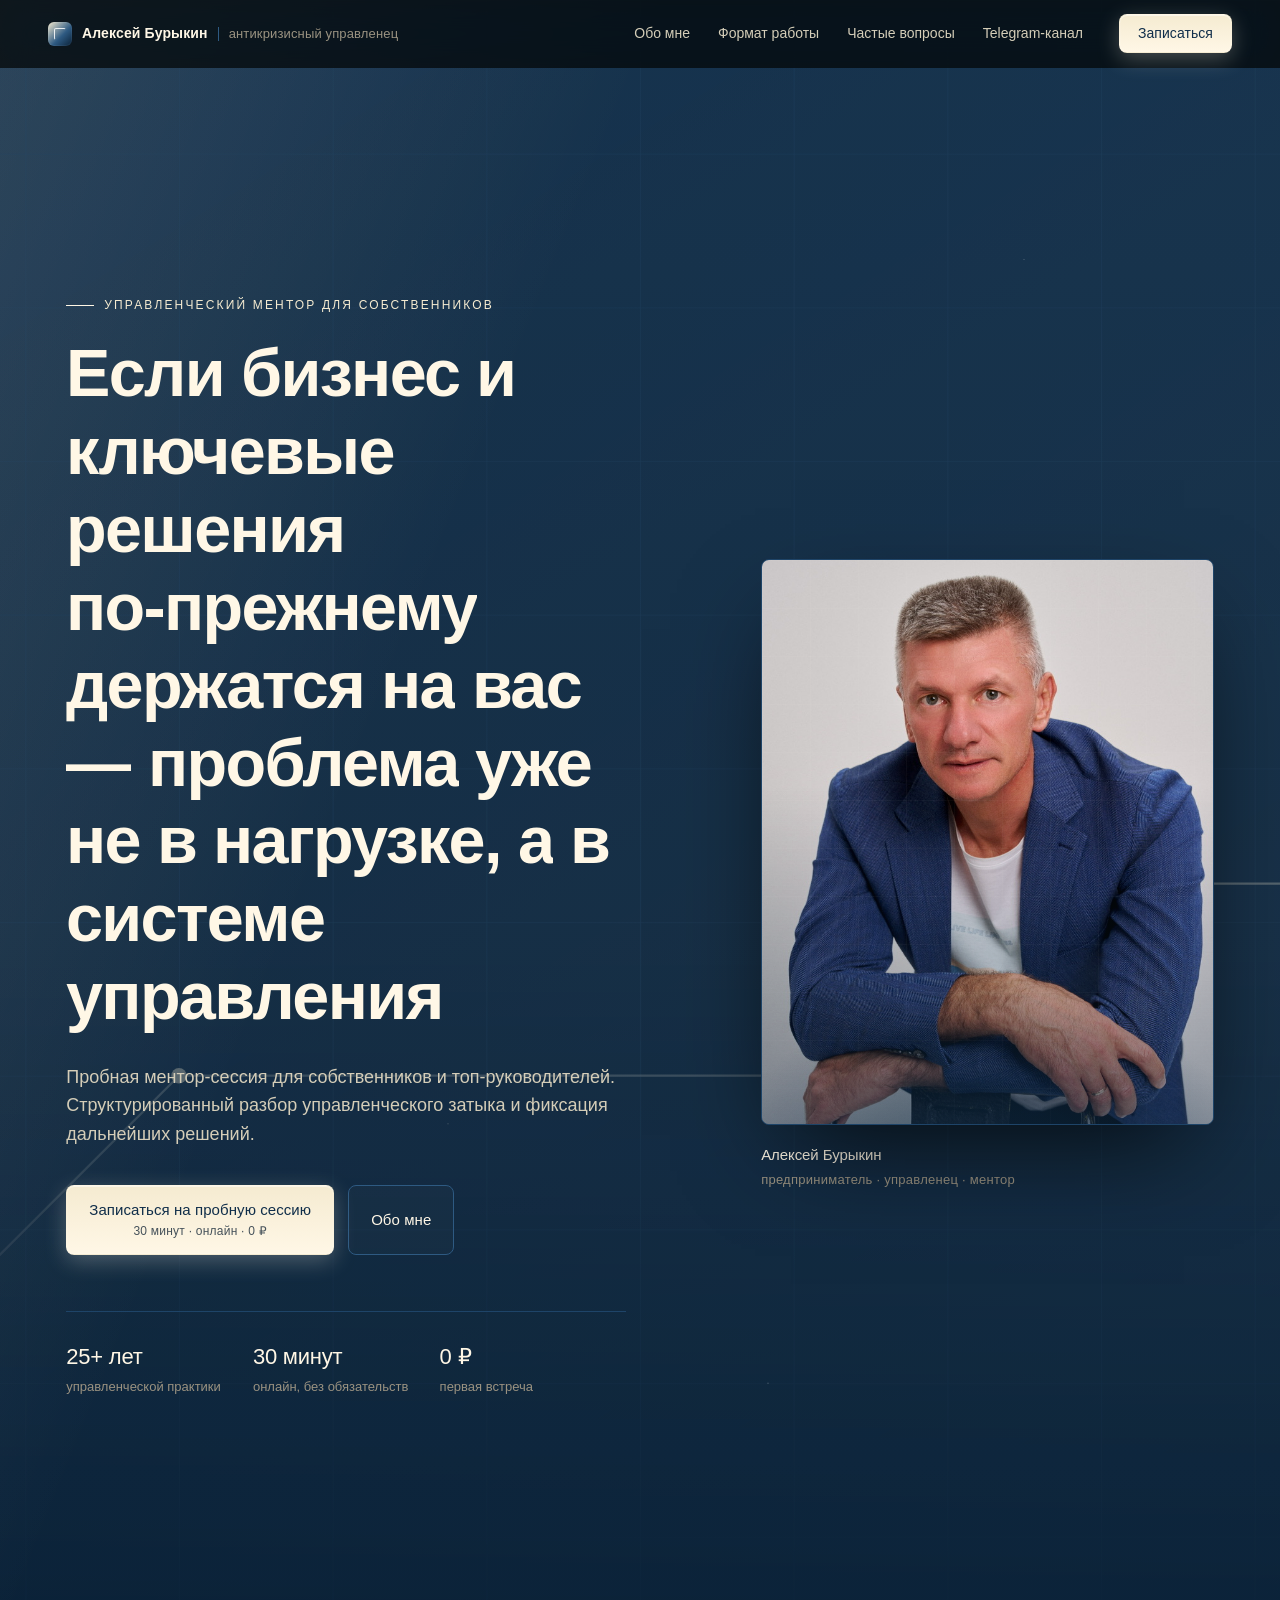
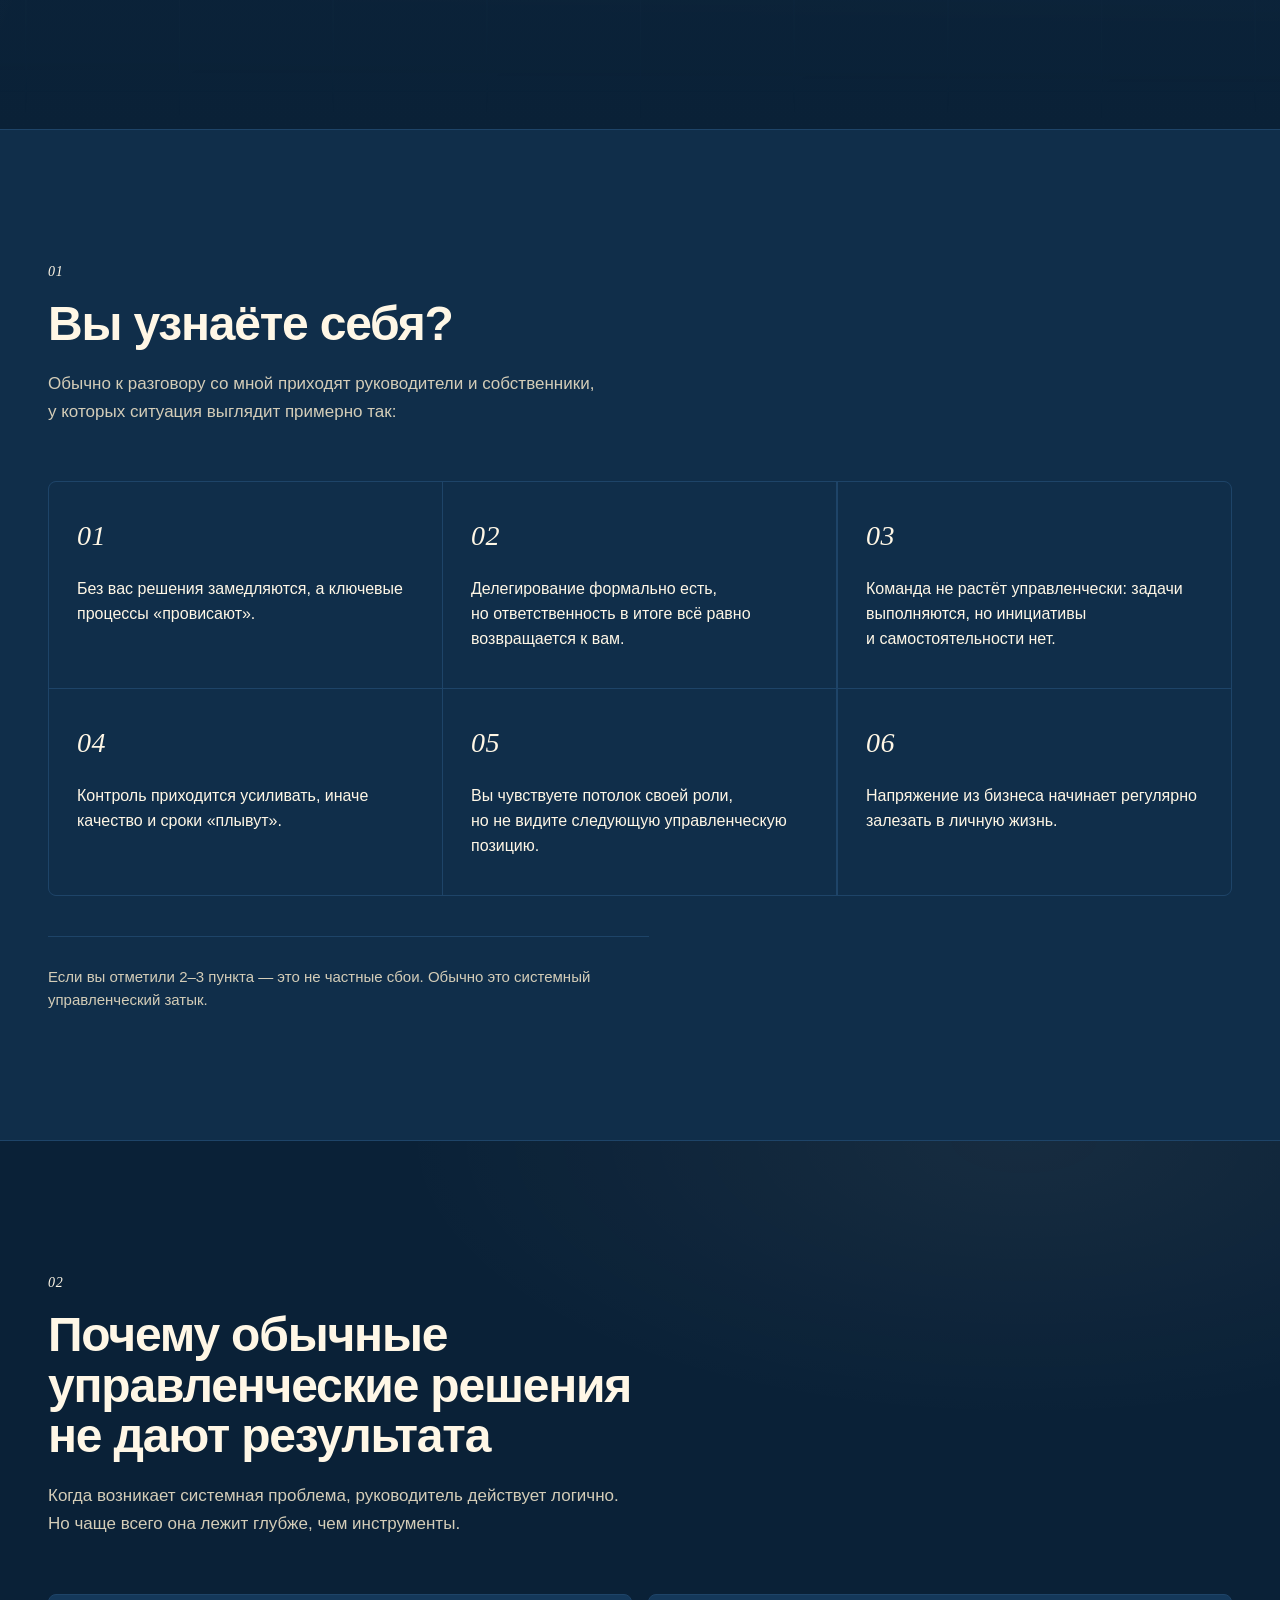
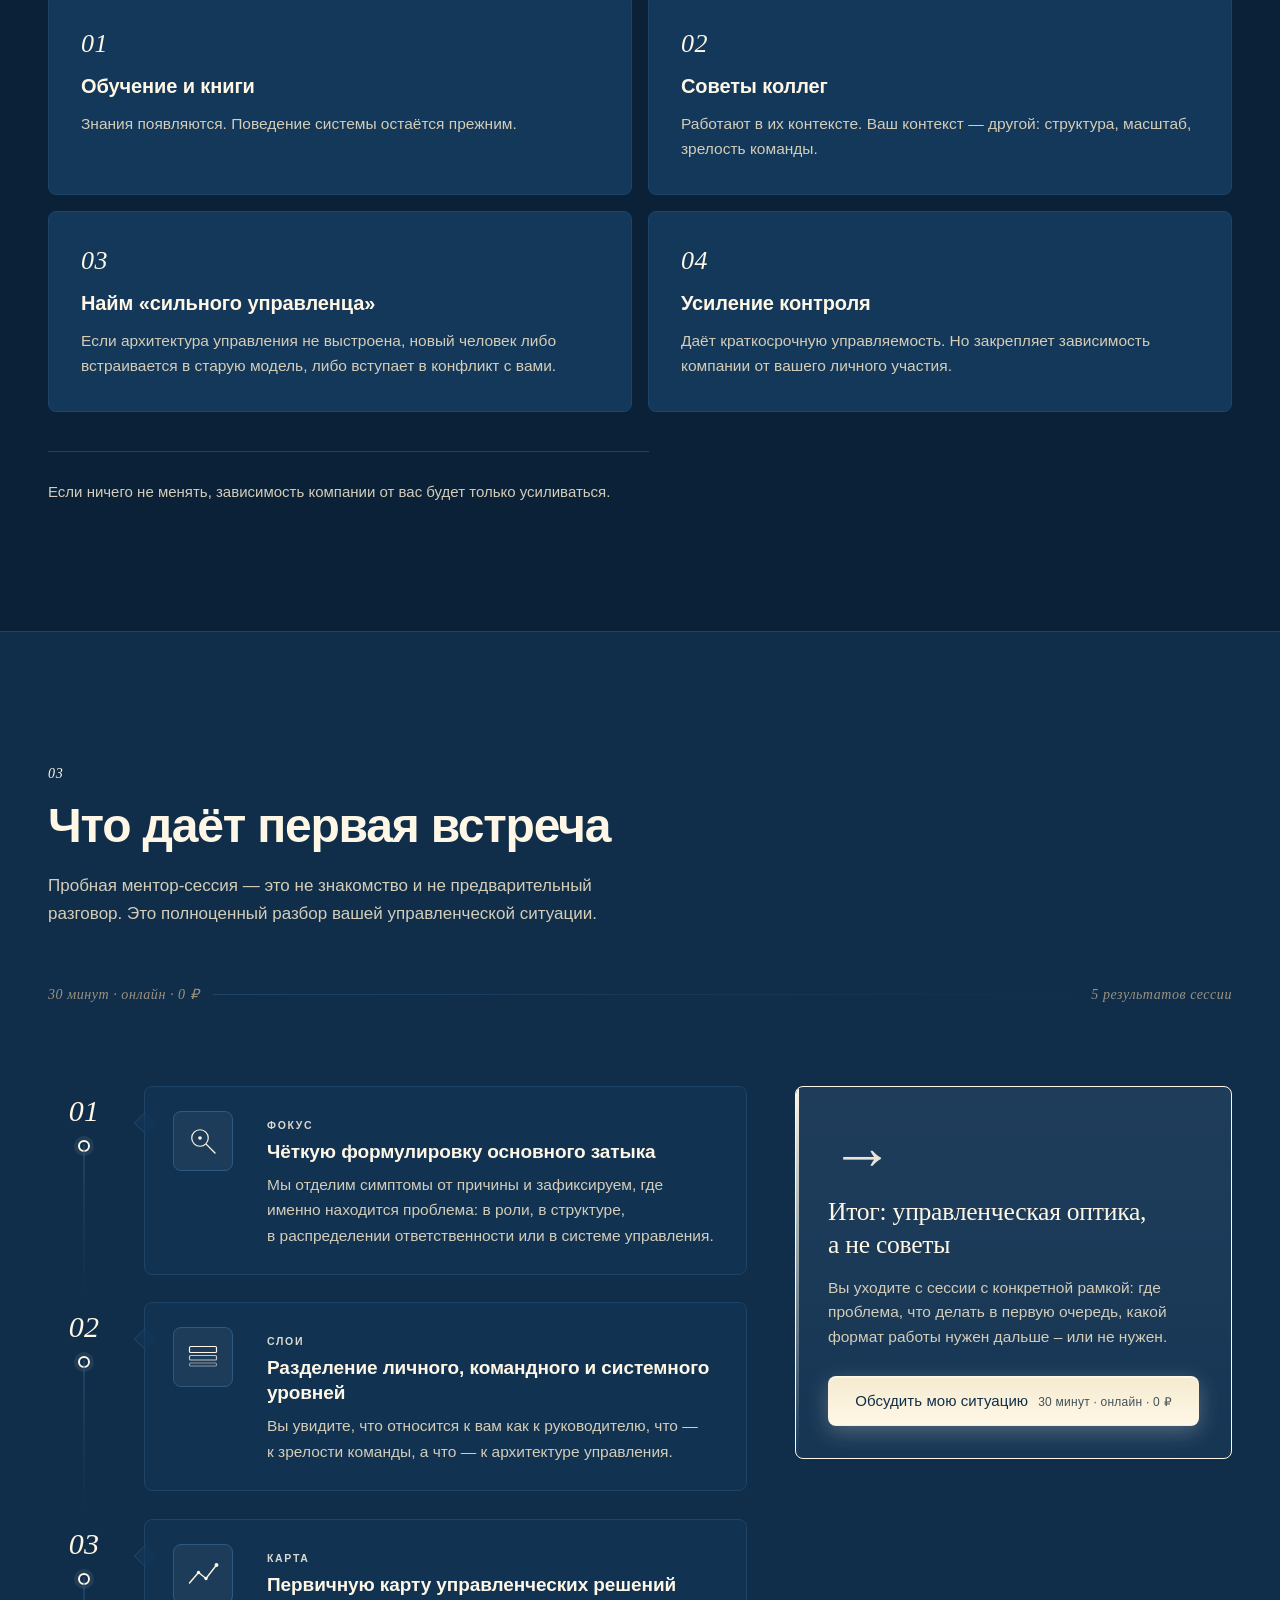
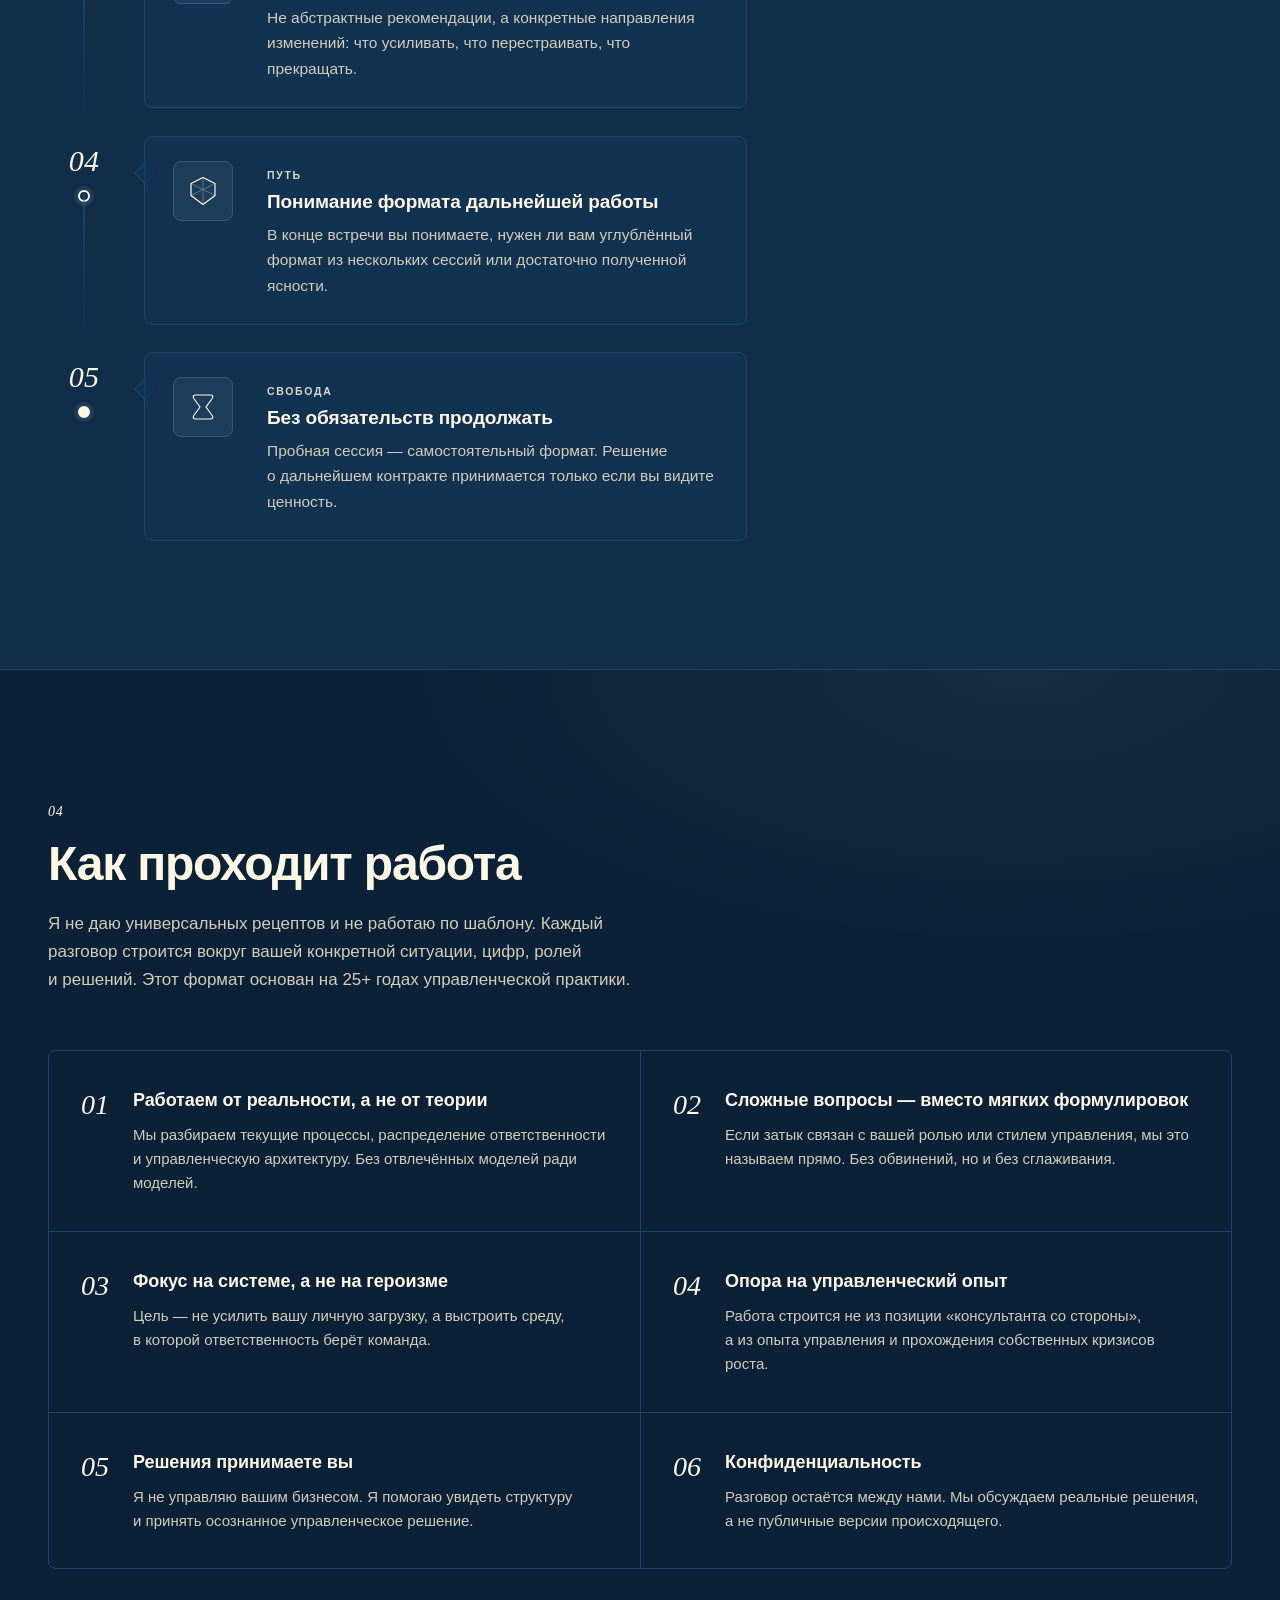
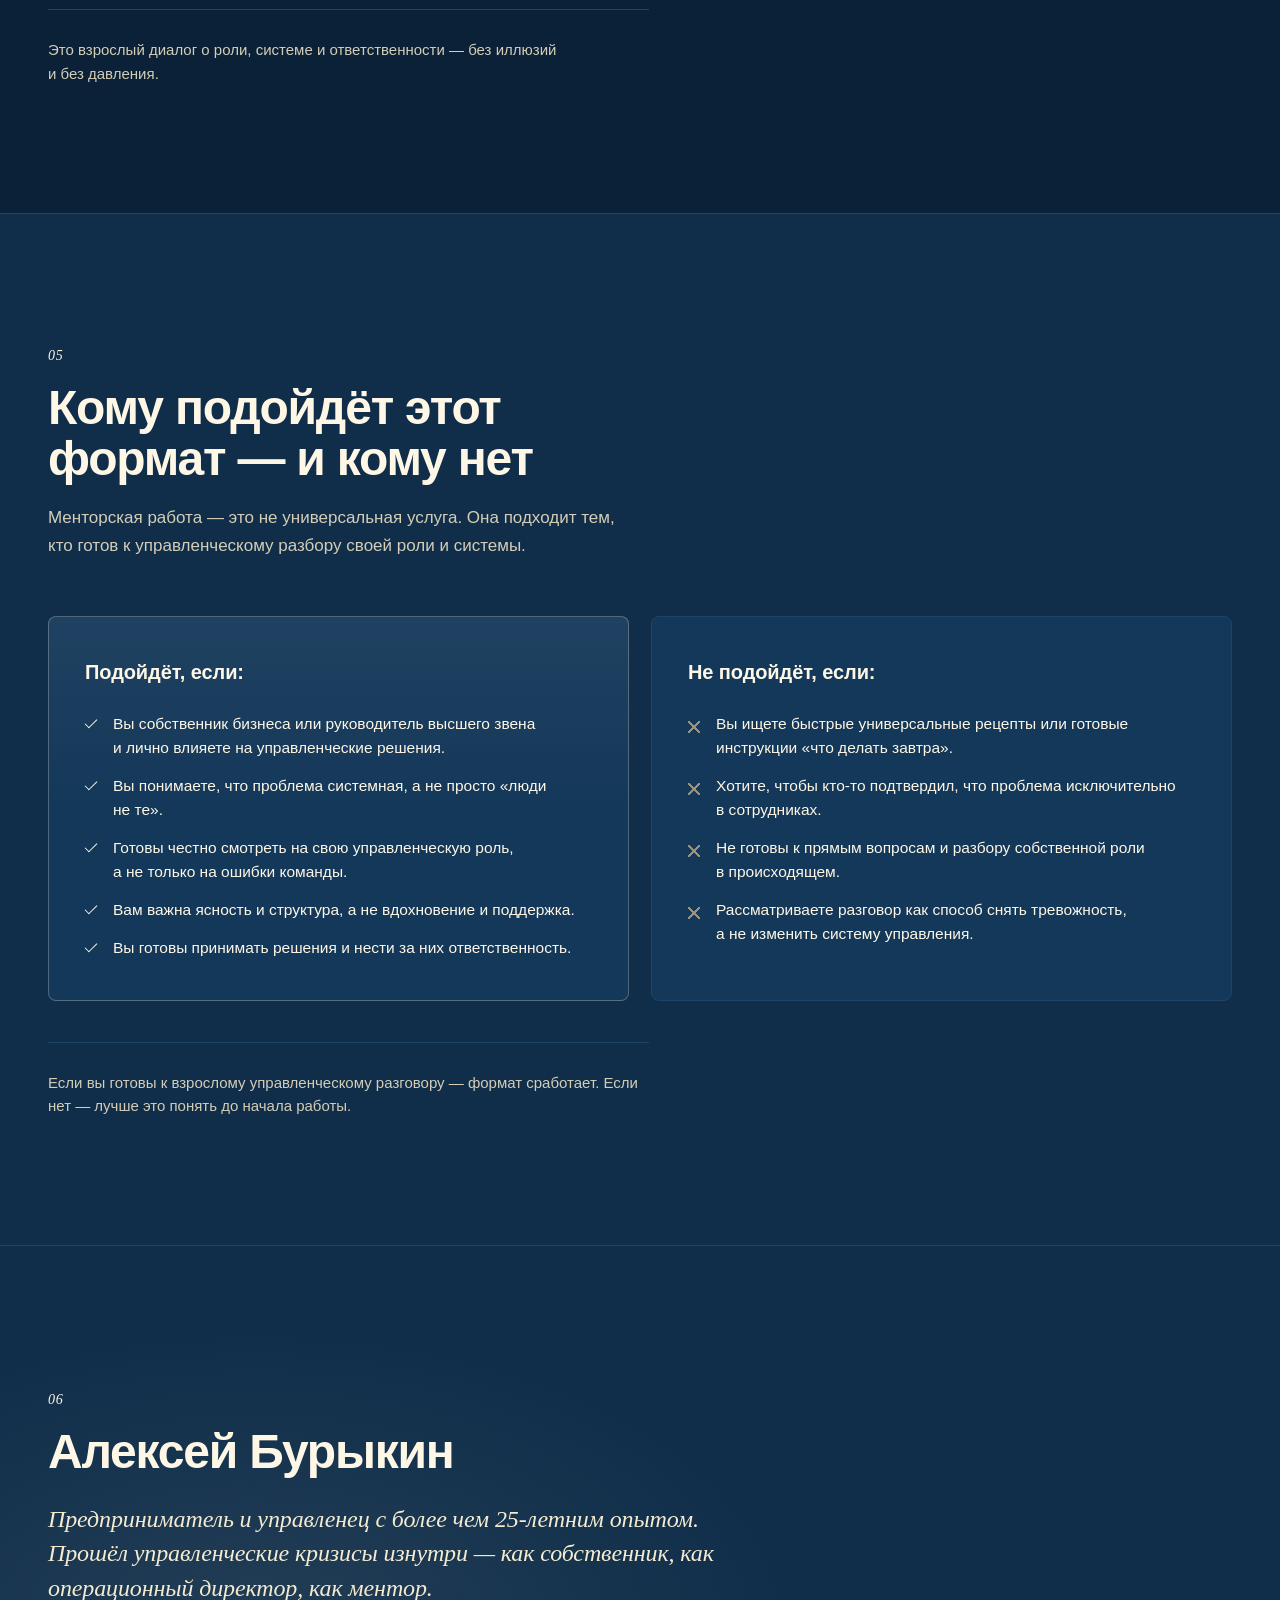
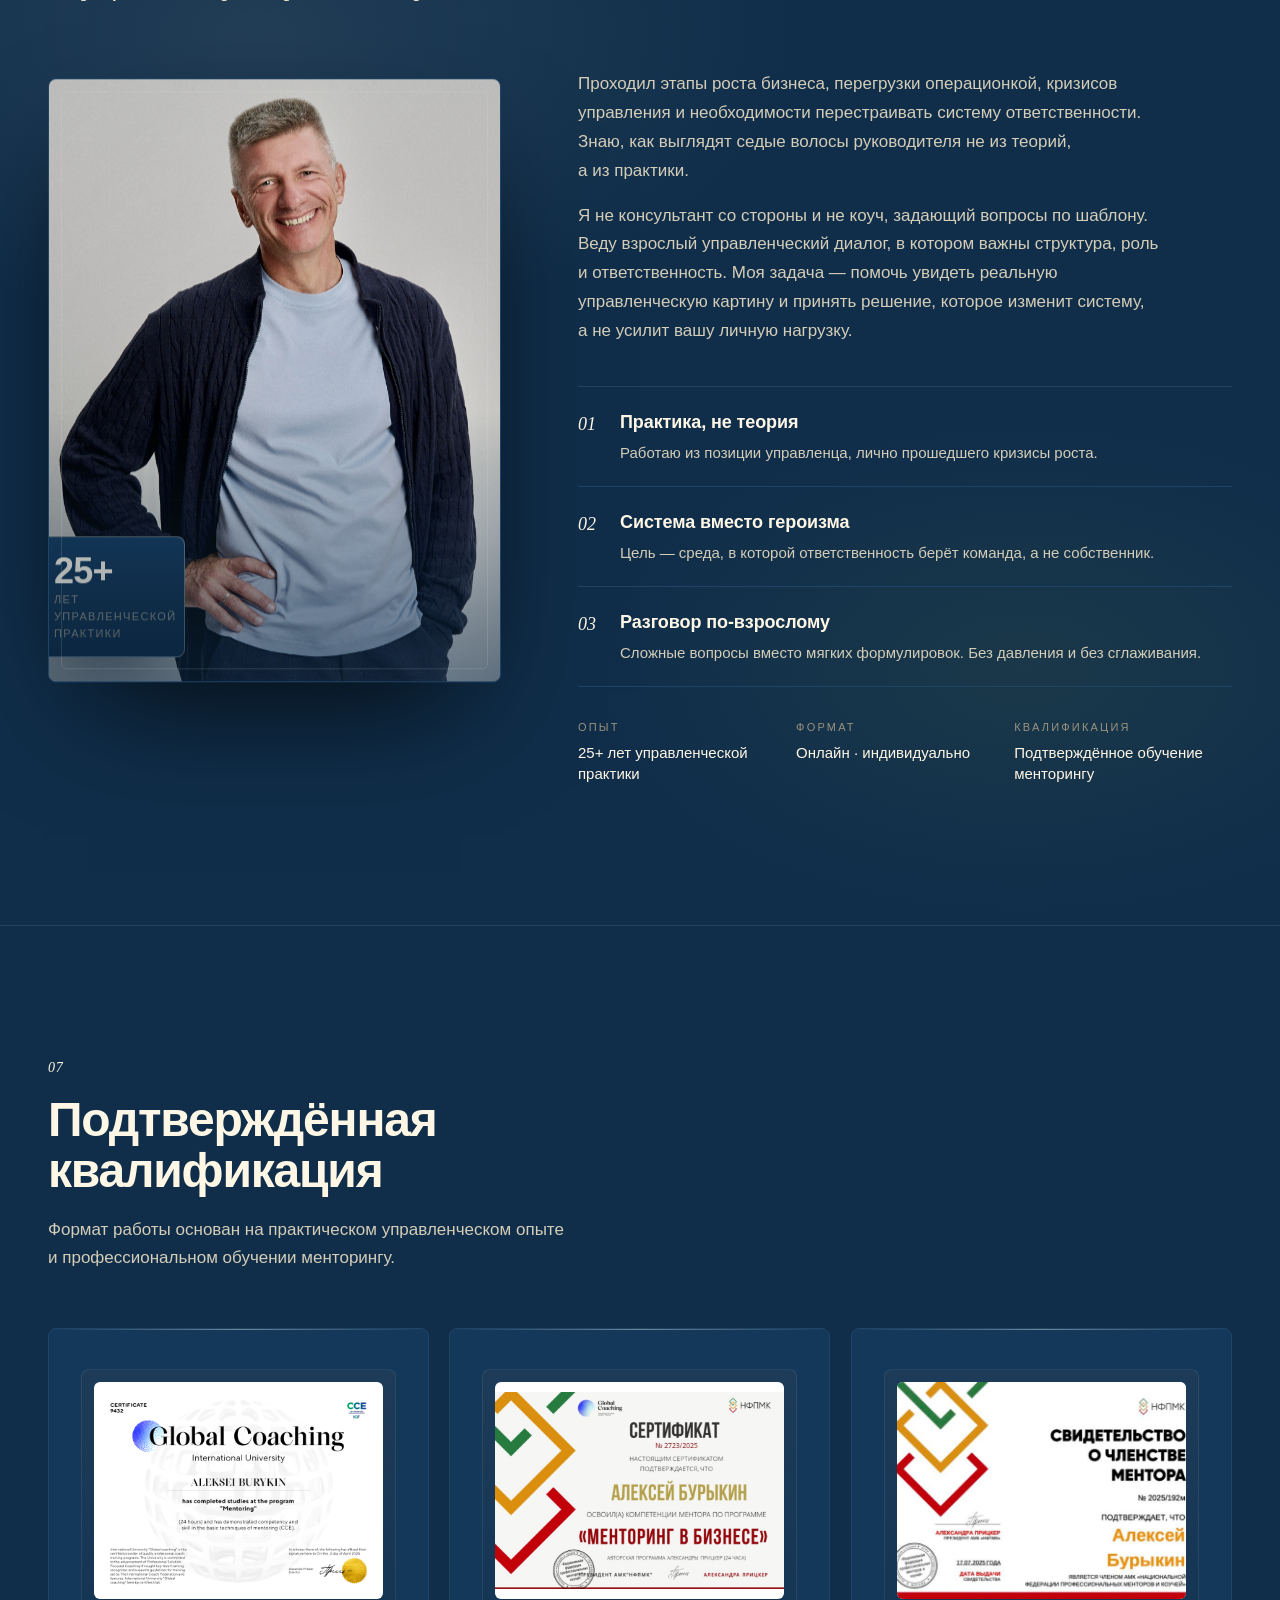
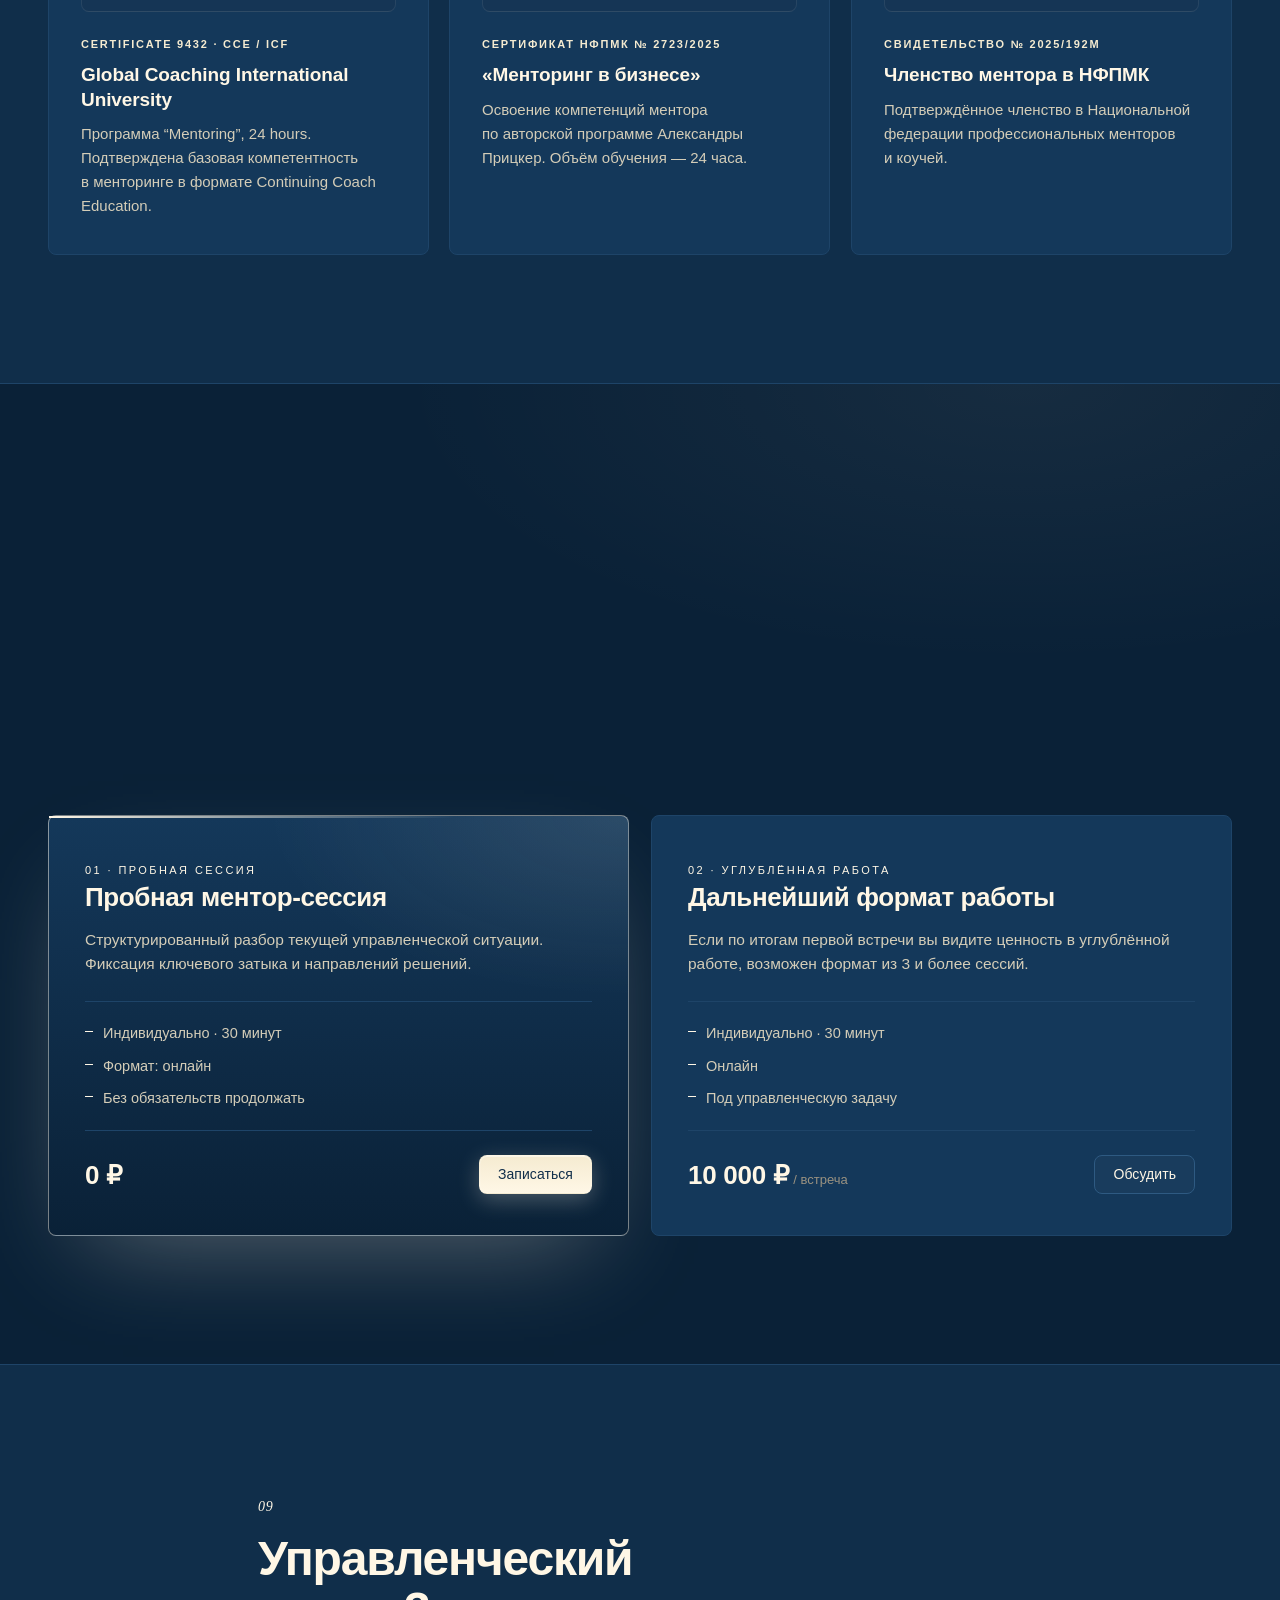
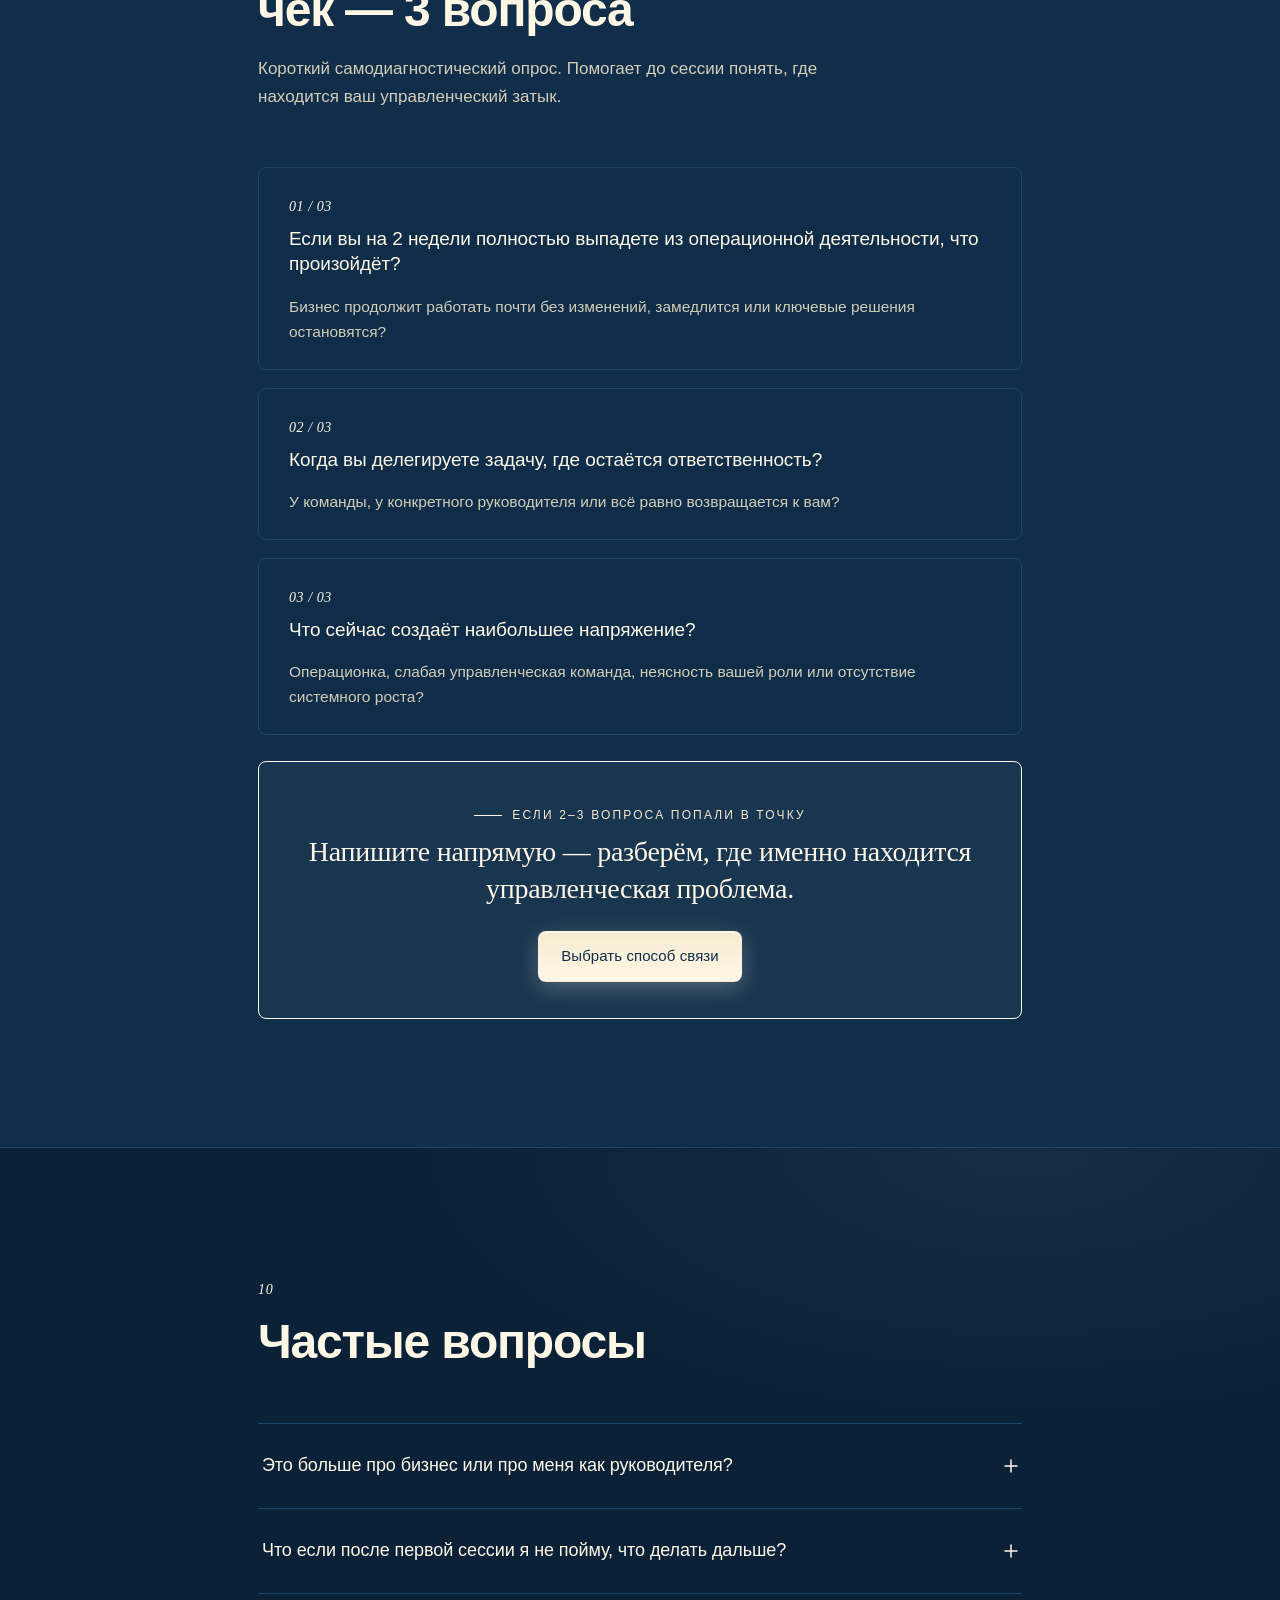
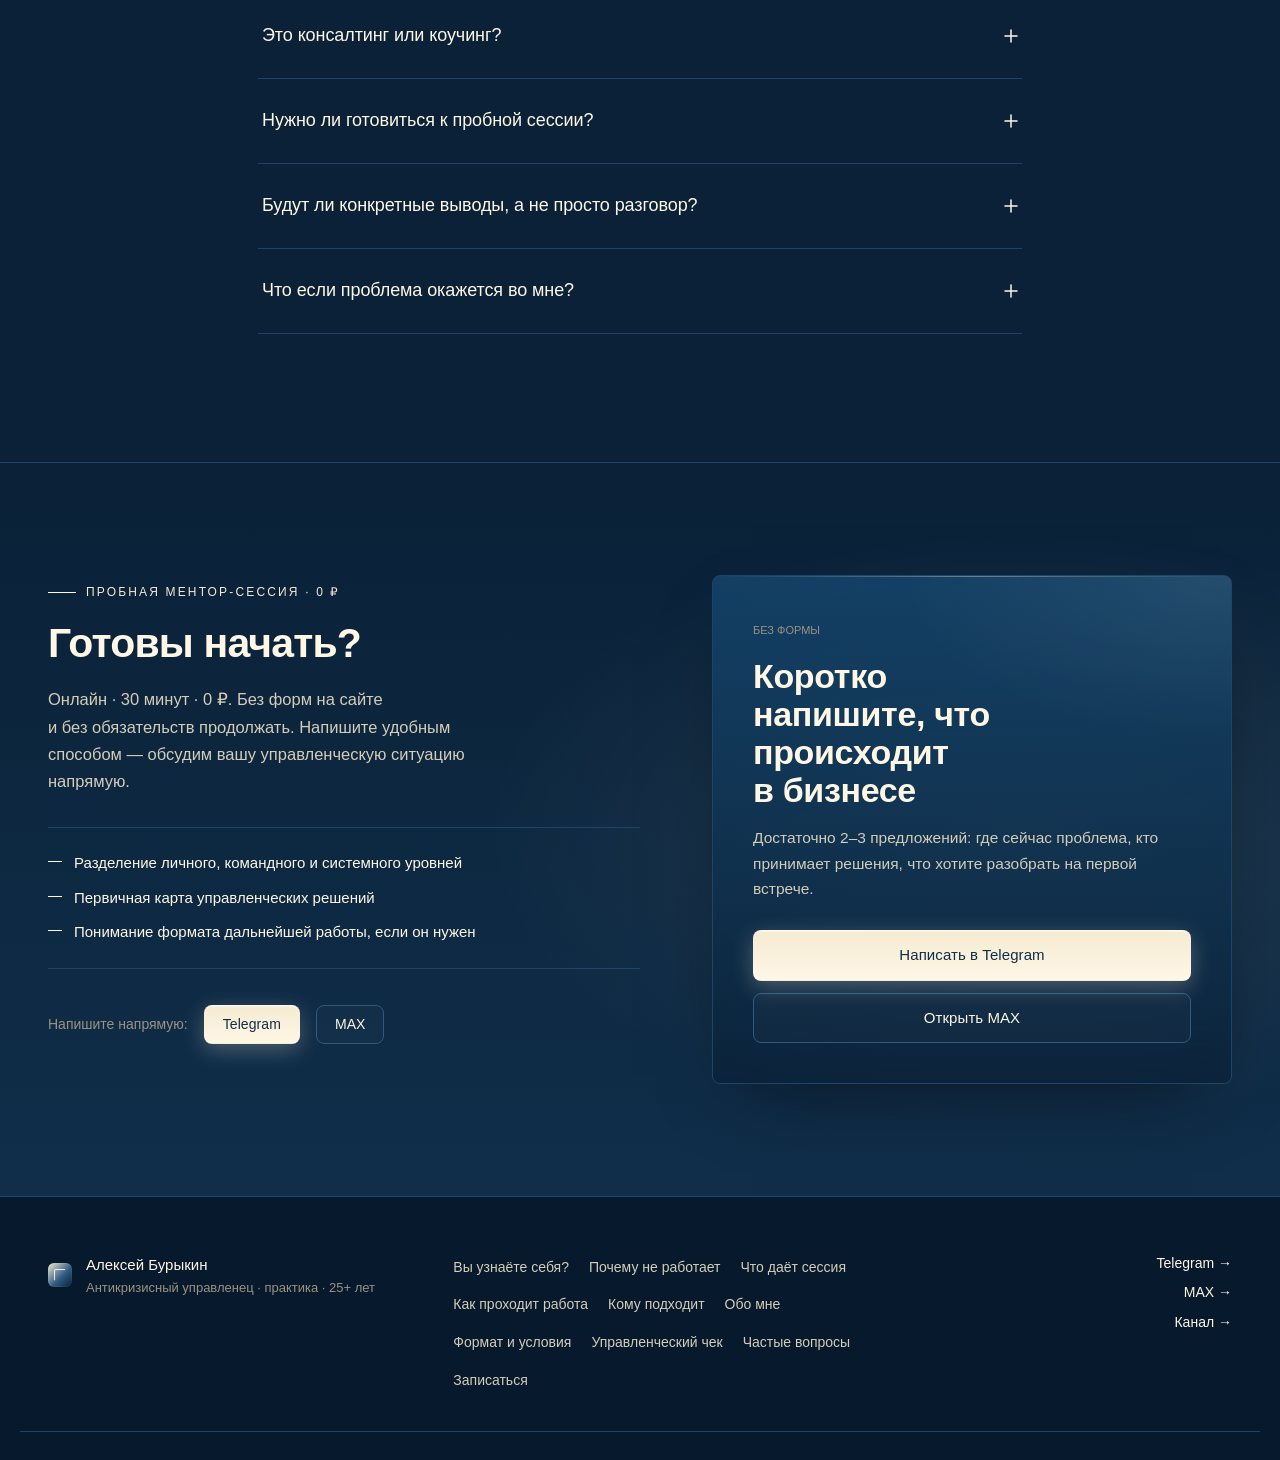
<file: index.html>
<!doctype html>
<html lang="ru">
<head>
<meta charset="utf-8" />
<meta name="viewport" content="width=device-width,initial-scale=1,viewport-fit=cover" />
<meta name="theme-color" content="#102E4A" media="(prefers-color-scheme: dark)" />
<meta name="theme-color" content="#102E4A" />
<meta name="color-scheme" content="dark" />
<meta name="format-detection" content="telephone=no" />
<meta name="robots" content="index,follow,max-image-preview:large,max-snippet:-1" />
<meta name="referrer" content="strict-origin-when-cross-origin" />
<meta name="author" content="Алексей Бурыкин" />
<meta name="generator" content="hand-crafted" />

<title>Алексей Бурыкин — антикризисное управление и наведение порядка в бизнесе</title>
<meta name="description" content="Антикризисный управленец-практик с опытом 25+ лет. Нахожу, где бизнес теряет деньги и управляемость. Выстраиваю систему принятия решений, контур контроля и устойчивую команду. Первая диагностическая сессия — онлайн, 30 минут, бесплатно." />
<meta name="keywords" content="антикризисный управленец, антикризисное управление, управленческий консалтинг, ментор для собственника, диагностика бизнеса, делегирование, управленческая команда, операционный директор, Алексей Бурыкин" />

<link rel="canonical" href="https://compass-direct.ru/" />
<link rel="alternate" hreflang="ru" href="https://compass-direct.ru/" />
<link rel="alternate" hreflang="x-default" href="https://compass-direct.ru/" />
<link rel="manifest" href="site.webmanifest" />

<!-- Open Graph -->
<meta property="og:type" content="profile" />
<meta property="og:locale" content="ru_RU" />
<meta property="og:site_name" content="Алексей Бурыкин — Compass Direct" />
<meta property="og:title" content="Алексей Бурыкин — антикризисное управление и наведение порядка в бизнесе" />
<meta property="og:description" content="Антикризисный управленец-практик. Диагностика, перестройка процессов, контур контроля. Первая сессия — бесплатно." />
<meta property="og:url" content="https://compass-direct.ru/" />
<meta property="og:image" content="https://compass-direct.ru/img/0B8AD026-F28C-46E5-82D7-7CE476886422_1_105_c.jpeg" />
<meta property="og:image:alt" content="Алексей Бурыкин — портрет" />
<meta property="og:image:width" content="724" />
<meta property="og:image:height" content="1086" />
<meta property="og:updated_time" content="2026-05-03T00:00:00+03:00" />
<meta property="profile:first_name" content="Алексей" />
<meta property="profile:last_name" content="Бурыкин" />

<!-- Twitter -->
<meta name="twitter:card" content="summary_large_image" />
<meta name="twitter:title" content="Алексей Бурыкин — антикризисное управление" />
<meta name="twitter:description" content="Практик с опытом 25+ лет. Диагностика и перестройка управленческой системы. Первая сессия — бесплатно." />
<meta name="twitter:image" content="https://compass-direct.ru/img/0B8AD026-F28C-46E5-82D7-7CE476886422_1_105_c.jpeg" />
<meta name="twitter:image:alt" content="Алексей Бурыкин — портрет" />

<!-- Favicons -->
<link rel="icon" href="data:image/svg+xml,%3Csvg xmlns='http://www.w3.org/2000/svg' viewBox='0 0 32 32'%3E%3Crect width='32' height='32' rx='7' fill='%23102E4A'/%3E%3Crect x='6' y='6' width='20' height='20' rx='4' fill='none' stroke='%23FFF7E6' stroke-width='1.6'/%3E%3Ccircle cx='16' cy='16' r='2' fill='%23F5EBD1'/%3E%3C/svg%3E" />
<link rel="apple-touch-icon" href="img/alex-01.png" />

<!-- Fonts — preconnect + preload display-swap -->
<link rel="preload" as="image" href="img/0B8AD026-F28C-46E5-82D7-7CE476886422_1_105_c.jpeg" fetchpriority="high" />
<link rel="stylesheet" href="styles.css" />

<!-- Structured data: Person + ProfessionalService + FAQ + Website -->
<script type="application/ld+json">
{
  "@context": "https://schema.org",
  "@graph": [
    {
      "@type": "Person",
      "@id": "https://compass-direct.ru/#alexey",
      "name": "Алексей Бурыкин",
      "givenName": "Алексей",
      "familyName": "Бурыкин",
      "jobTitle": "Антикризисный управленец, ментор для собственников и руководителей",
      "description": "Практикующий управленец с опытом 25+ лет. Диагностика управленческих затыков, перестройка процессов, контур контроля, работа с управленческой командой.",
      "image": "https://compass-direct.ru/img/0B8AD026-F28C-46E5-82D7-7CE476886422_1_105_c.jpeg",
      "url": "https://compass-direct.ru/",
      "taxID": "250804958707",
      "identifier": [
        {
          "@type": "PropertyValue",
          "propertyID": "ОГРНИП",
          "value": "324784700387887"
        }
      ],
      "knowsLanguage": "ru",
      "sameAs": [
        "https://t.me/+ueCIK215zyQzYTYy"
      ]
    },
    {
      "@type": "ProfessionalService",
      "@id": "https://compass-direct.ru/#service",
      "name": "Антикризисное управление и менторинг собственников",
      "provider": { "@id": "https://compass-direct.ru/#alexey" },
      "areaServed": "RU",
      "serviceType": "Management consulting, executive mentoring, anti-crisis operations",
      "url": "https://compass-direct.ru/",
      "address": {
        "@type": "PostalAddress",
        "addressCountry": "RU",
        "addressLocality": "Санкт-Петербург",
        "streetAddress": "пр-кт Новоизмайловский, д. 30, к. 2, кв. 55"
      },
      "priceRange": "0–10000 RUB / сессия",
      "offers": [
        {
          "@type": "Offer",
          "name": "Диагностическая ментор-сессия",
          "description": "Структурированный разбор управленческой ситуации, фиксация ключевого затыка и направлений решений. Онлайн, 30 минут.",
          "price": "0",
          "priceCurrency": "RUB",
          "availability": "https://schema.org/InStock"
        },
        {
          "@type": "Offer",
          "name": "Серия управленческих сессий",
          "description": "Углублённая работа над управленческой ролью, делегированием, ответственностью и ростом команды.",
          "price": "10000",
          "priceCurrency": "RUB",
          "availability": "https://schema.org/InStock"
        }
      ]
    },
    {
      "@type": "WebSite",
      "@id": "https://compass-direct.ru/#website",
      "url": "https://compass-direct.ru/",
      "name": "Алексей Бурыкин — антикризисное управление",
      "inLanguage": "ru",
      "publisher": { "@id": "https://compass-direct.ru/#alexey" }
    },
    {
      "@type": "BreadcrumbList",
      "@id": "https://compass-direct.ru/#breadcrumbs",
      "itemListElement": [
        {
          "@type": "ListItem",
          "position": 1,
          "name": "Главная",
          "item": "https://compass-direct.ru/"
        }
      ]
    },
    {
      "@type": "FAQPage",
      "@id": "https://compass-direct.ru/#faq",
      "mainEntity": [
        {
          "@type": "Question",
          "name": "Это больше про бизнес или про меня как руководителя?",
          "acceptedAnswer": { "@type": "Answer", "text": "И про то, и про другое. Разбираем управленческую систему через вашу роль в ней: если проблема в структуре — работаем со структурой; если в роли руководителя — честно это обозначаем." }
        },
        {
          "@type": "Question",
          "name": "А что, если после первой сессии я не пойму, что делать дальше?",
          "acceptedAnswer": { "@type": "Answer", "text": "Цель первой встречи — сформулировать затык и направления решений. Если формат не подходит — работа заканчивается без обязательств продолжать." }
        },
        {
          "@type": "Question",
          "name": "Это консалтинг или коучинг?",
          "acceptedAnswer": { "@type": "Answer", "text": "Менторский формат. Не даю универсальных решений и не работаю только вопросами — опираемся на ваш контекст и управленческий опыт." }
        },
        {
          "@type": "Question",
          "name": "Нужно ли готовиться к первой сессии?",
          "acceptedAnswer": { "@type": "Answer", "text": "Специальной подготовки не нужно. Достаточно открыто обсуждать структуру команды, зоны ответственности и управленческие сложности." }
        },
        {
          "@type": "Question",
          "name": "Будут ли конкретные выводы, а не просто разговор?",
          "acceptedAnswer": { "@type": "Answer", "text": "Да. Первая сессия заканчивается фиксацией ключевого затыка и направлений решений." }
        },
        {
          "@type": "Question",
          "name": "Что, если проблема окажется во мне?",
          "acceptedAnswer": { "@type": "Answer", "text": "Аккуратно обозначим это. Речь не о личности, а о роли и управленческой позиции. Без обвинений и давления." }
        }
      ]
    }
  ]
}
</script>
</head>
<body>

<a class="skip-link" href="#main">Перейти к содержанию</a>

<!-- Floating side-rail section indicator -->
<aside class="rail" aria-label="Навигация по разделам">
  <ol class="rail__list">
    <li class="rail__group-label" aria-hidden="true"><span>Проблема</span></li>
    <li><a href="#diagnosis" data-label="Вы узнаёте себя?"><span>01</span></a></li>
    <li><a href="#fail" data-label="Почему не работает"><span>02</span></a></li>
    <li class="rail__sep" aria-hidden="true"></li>
    <li class="rail__group-label" aria-hidden="true"><span>Формат</span></li>
    <li><a href="#benefits" data-label="Что даёт сессия"><span>03</span></a></li>
    <li><a href="#method" data-label="Как проходит работа"><span>04</span></a></li>
    <li><a href="#fit" data-label="Кому подходит"><span>05</span></a></li>
    <li class="rail__sep" aria-hidden="true"></li>
    <li class="rail__group-label" aria-hidden="true"><span>Автор</span></li>
    <li><a href="#about" data-label="Обо мне"><span>06</span></a></li>
    <li><a href="#qualification" data-label="Квалификация"><span>07</span></a></li>
    <li><a href="#format" data-label="Форматы и цены"><span>08</span></a></li>
    <li class="rail__sep" aria-hidden="true"></li>
    <li class="rail__group-label" aria-hidden="true"><span>Действие</span></li>
    <li><a href="#quiz" data-label="Управленческий чек"><span>09</span></a></li>
    <li><a href="#faq" data-label="Вопросы"><span>10</span></a></li>
    <li><a href="#contact" data-label="Записаться"><span>→</span></a></li>
  </ol>
</aside>

<header class="nav" id="nav">
  <div class="container nav__row">
    <a class="nav__brand" href="#top" aria-label="Алексей Бурыкин — главная">
      <span class="brand-mark" aria-hidden="true"></span>
      <span class="brand-name">Алексей&nbsp;Бурыкин</span>
      <span class="brand-sep" aria-hidden="true"></span>
      <span class="brand-role">антикризисный управленец</span>
    </a>
    <nav class="nav__links" aria-label="Разделы страницы">
      <a href="#about">Обо&nbsp;мне</a>
      <a href="#format">Формат&nbsp;работы</a>
      <a href="#faq">Частые&nbsp;вопросы</a>
      <a href="https://t.me/+ueCIK215zyQzYTYy" target="_blank" rel="noopener">Telegram-канал</a>
    </nav>
    <div class="nav__cta">
      <a class="btn btn--primary" href="#contact">Записаться</a>
    </div>
    <button class="nav__burger" type="button" aria-label="Открыть меню" aria-expanded="false" aria-controls="mobile-menu">
      <span></span><span></span><span></span>
    </button>
    <div class="nav__progress" aria-hidden="true"><i></i></div>
  </div>
  <div class="nav__mobile" id="mobile-menu" hidden>
    <a href="#about">Обо мне</a>
    <a href="#format">Формат работы</a>
    <a href="#faq">Частые вопросы</a>
    <a href="https://t.me/+ueCIK215zyQzYTYy" target="_blank" rel="noopener">Telegram-канал</a>
    <a class="btn btn--primary btn--block" href="#contact">Записаться</a>
  </div>
</header>

<main id="main">

<!-- HERO -->
<section class="hero" id="top">
  <div class="hero__bg" aria-hidden="true">
    <svg class="hero__grid" viewBox="0 0 1440 900" preserveAspectRatio="xMidYMid slice">
      <defs>
        <linearGradient id="fade" x1="0" y1="0" x2="1" y2="1">
          <stop offset="0" stop-color="#FFF7E6" stop-opacity="0.04"/>
          <stop offset="1" stop-color="#FFF7E6" stop-opacity="0.18"/>
        </linearGradient>
        <linearGradient id="lineGrad" x1="0" y1="1" x2="1" y2="0">
          <stop offset="0" stop-color="#FFF7E6" stop-opacity=".3"/>
          <stop offset="1" stop-color="#F5EBD1" stop-opacity=".95"/>
        </linearGradient>
        <pattern id="grid" width="80" height="80" patternUnits="userSpaceOnUse">
          <path d="M 80 0 L 0 0 0 80" fill="none" stroke="#1E4468" stroke-width="0.6"/>
        </pattern>
      </defs>
      <rect width="1440" height="900" fill="url(#grid)"/>
      <rect width="1440" height="900" fill="url(#fade)"/>
      <g fill="none">
        <path class="draw" d="M 0 660 L 380 660 L 480 560 L 880 560 L 980 460 L 1440 460"
              stroke="url(#lineGrad)" stroke-width="1.2" stroke-linecap="round" stroke-linejoin="round" opacity=".9"/>
        <circle class="dot dot--1" cx="480" cy="560" r="4" fill="#F5EBD1"/>
        <circle class="dot dot--2" cx="880" cy="560" r="3" fill="#FFF7E6"/>
        <circle class="dot dot--3" cx="980" cy="460" r="4" fill="#F5EBD1"/>
      </g>
    </svg>
  </div>

  <div class="container hero__row">
    <div class="hero__content">
      <span class="eyebrow">Управленческий ментор для собственников</span>
      <h1 class="hero__title" data-split>
        Если&nbsp;бизнес и&nbsp;ключевые решения по-прежнему держатся на&nbsp;вас&nbsp;— проблема уже не&nbsp;в&nbsp;нагрузке, а&nbsp;в&nbsp;системе управления
      </h1>
      <p class="hero__lede">
        Пробная ментор-сессия для&nbsp;собственников и&nbsp;топ-руководителей. Структурированный разбор управленческого затыка и&nbsp;фиксация дальнейших решений.
      </p>
      <div class="hero__cta">
        <a class="btn btn--primary btn--lg" href="#contact">
          <span>Записаться на&nbsp;пробную сессию</span>
          <span class="btn__meta">30&nbsp;минут · онлайн · 0&nbsp;₽</span>
        </a>
        <a class="btn btn--outline btn--lg" href="#about">Обо&nbsp;мне</a>
      </div>
      <dl class="hero__stats" aria-label="Опорные факты">
        <div><dt><span data-count="25">25</span>+&nbsp;лет</dt><dd>управленческой практики</dd></div>
        <div><dt>30&nbsp;минут</dt><dd>онлайн, без&nbsp;обязательств</dd></div>
        <div><dt>0&nbsp;₽</dt><dd>первая встреча</dd></div>
      </dl>
    </div>

    <aside class="hero__portrait" aria-label="Портрет">
      <div class="portrait-frame">
        <img
          src="img/0B8AD026-F28C-46E5-82D7-7CE476886422_1_105_c.jpeg"
          alt="Алексей Бурыкин — антикризисный управленец"
          loading="eager"
          decoding="async"
        />
        <div class="portrait-grid" aria-hidden="true"></div>
      </div>
      <div class="portrait-caption">
        <span class="portrait-caption__name">Алексей Бурыкин</span>
        <span class="portrait-caption__role">предприниматель · управленец · ментор</span>
      </div>
    </aside>
  </div>

</section>

<!-- DIAGNOSIS -->
<section class="section" id="diagnosis">
  <div class="container">
    <header class="section__head">
      <span class="section__num">01</span>
      <h2 class="section__title">Вы узнаёте себя?</h2>
      <p class="section__lead">
        Обычно к&nbsp;разговору со&nbsp;мной приходят руководители и&nbsp;собственники, у&nbsp;которых ситуация выглядит примерно так:
      </p>
    </header>

    <ul class="diag-grid" role="list">
      <li class="diag-card">
        <span class="diag-card__idx">01</span>
        <p>Без&nbsp;вас решения замедляются, а&nbsp;ключевые процессы «провисают».</p>
      </li>
      <li class="diag-card">
        <span class="diag-card__idx">02</span>
        <p>Делегирование формально есть, но&nbsp;ответственность в&nbsp;итоге всё&nbsp;равно возвращается к&nbsp;вам.</p>
      </li>
      <li class="diag-card">
        <span class="diag-card__idx">03</span>
        <p>Команда не&nbsp;растёт управленчески: задачи выполняются, но&nbsp;инициативы и&nbsp;самостоятельности нет.</p>
      </li>
      <li class="diag-card">
        <span class="diag-card__idx">04</span>
        <p>Контроль приходится усиливать, иначе качество и&nbsp;сроки «плывут».</p>
      </li>
      <li class="diag-card">
        <span class="diag-card__idx">05</span>
        <p>Вы чувствуете потолок своей роли, но&nbsp;не&nbsp;видите следующую управленческую позицию.</p>
      </li>
      <li class="diag-card">
        <span class="diag-card__idx">06</span>
        <p>Напряжение из&nbsp;бизнеса начинает регулярно залезать в&nbsp;личную жизнь.</p>
      </li>
    </ul>

    <p class="section__footnote">
      Если вы отметили 2–3&nbsp;пункта&nbsp;— это не&nbsp;частные сбои. Обычно это системный управленческий затык.
    </p>
  </div>
</section>

<!-- FAIL — Почему обычные решения не работают -->
<section class="section section--dim" id="fail">
  <div class="container">
    <header class="section__head">
      <span class="section__num">02</span>
      <h2 class="section__title">Почему обычные управленческие решения не&nbsp;дают результата</h2>
      <p class="section__lead">
        Когда возникает системная проблема, руководитель действует логично. Но&nbsp;чаще всего она лежит глубже, чем инструменты.
      </p>
    </header>

    <div class="fail-grid">
      <article class="fail-card">
        <span class="fail-card__idx">01</span>
        <h3>Обучение и&nbsp;книги</h3>
        <p>Знания появляются. Поведение системы остаётся прежним.</p>
      </article>
      <article class="fail-card">
        <span class="fail-card__idx">02</span>
        <h3>Советы коллег</h3>
        <p>Работают в&nbsp;их&nbsp;контексте. Ваш контекст — другой: структура, масштаб, зрелость команды.</p>
      </article>
      <article class="fail-card">
        <span class="fail-card__idx">03</span>
        <h3>Найм «сильного управленца»</h3>
        <p>Если архитектура управления не&nbsp;выстроена, новый человек либо встраивается в&nbsp;старую модель, либо вступает в&nbsp;конфликт с&nbsp;вами.</p>
      </article>
      <article class="fail-card">
        <span class="fail-card__idx">04</span>
        <h3>Усиление контроля</h3>
        <p>Даёт краткосрочную управляемость. Но&nbsp;закрепляет зависимость компании от&nbsp;вашего личного участия.</p>
      </article>
    </div>

    <p class="section__footnote">
      Если ничего не&nbsp;менять, зависимость компании от&nbsp;вас будет только усиливаться.
    </p>
  </div>
</section>

<!-- BENEFITS — что даёт первая встреча -->
<section class="section" id="benefits">
  <div class="container">
    <header class="section__head">
      <span class="section__num">03</span>
      <h2 class="section__title">Что даёт первая встреча</h2>
      <p class="section__lead">
        Пробная ментор-сессия&nbsp;— это не&nbsp;знакомство и&nbsp;не&nbsp;предварительный разговор. Это полноценный разбор вашей управленческой ситуации.
      </p>
    </header>

    <div class="benefits">
      <div class="benefits__meta" aria-hidden="true">
        <span class="benefits__meta-label">30 минут · онлайн · 0 ₽</span>
        <span class="benefits__meta-divider"></span>
        <span class="benefits__meta-label">5 результатов сессии</span>
      </div>

      <ol class="benefits__flow" role="list">
        <li class="bflow">
          <div class="bflow__track" aria-hidden="true">
            <span class="bflow__num">01</span>
            <span class="bflow__dot"></span>
          </div>
          <article class="bflow__card">
            <div class="bflow__ico" aria-hidden="true">
              <svg viewBox="0 0 48 48" width="36" height="36">
                <circle cx="20" cy="20" r="11" fill="none" stroke="currentColor" stroke-width="1.6"/>
                <path d="M28.5 28.5 L40 40" stroke="currentColor" stroke-width="1.8" stroke-linecap="round"/>
                <circle cx="20" cy="20" r="2.4" fill="currentColor"/>
              </svg>
            </div>
            <div class="bflow__body">
              <span class="bflow__tag">Фокус</span>
              <h3>Чёткую формулировку основного затыка</h3>
              <p>Мы отделим симптомы от&nbsp;причины и&nbsp;зафиксируем, где именно находится проблема: в&nbsp;роли, в&nbsp;структуре, в&nbsp;распределении ответственности или в&nbsp;системе управления.</p>
            </div>
          </article>
        </li>

        <li class="bflow">
          <div class="bflow__track" aria-hidden="true">
            <span class="bflow__num">02</span>
            <span class="bflow__dot"></span>
          </div>
          <article class="bflow__card">
            <div class="bflow__ico" aria-hidden="true">
              <svg viewBox="0 0 48 48" width="36" height="36">
                <rect x="6" y="10" width="36" height="8" rx="1.5" fill="none" stroke="currentColor" stroke-width="1.6"/>
                <rect x="6" y="22" width="36" height="6" rx="1.5" fill="none" stroke="currentColor" stroke-width="1.6" opacity=".75"/>
                <rect x="6" y="32" width="36" height="4" rx="1.5" fill="none" stroke="currentColor" stroke-width="1.6" opacity=".5"/>
              </svg>
            </div>
            <div class="bflow__body">
              <span class="bflow__tag">Слои</span>
              <h3>Разделение личного, командного и&nbsp;системного уровней</h3>
              <p>Вы увидите, что относится к&nbsp;вам как к&nbsp;руководителю, что&nbsp;— к&nbsp;зрелости команды, а&nbsp;что&nbsp;— к&nbsp;архитектуре управления.</p>
            </div>
          </article>
        </li>

        <li class="bflow">
          <div class="bflow__track" aria-hidden="true">
            <span class="bflow__num">03</span>
            <span class="bflow__dot"></span>
          </div>
          <article class="bflow__card">
            <div class="bflow__ico" aria-hidden="true">
              <svg viewBox="0 0 48 48" width="36" height="36">
                <path d="M6 36 L18 22 L28 30 L42 12" fill="none" stroke="currentColor" stroke-width="1.8" stroke-linecap="round" stroke-linejoin="round"/>
                <circle cx="18" cy="22" r="2.2" fill="currentColor"/>
                <circle cx="28" cy="30" r="2.2" fill="currentColor"/>
                <circle cx="42" cy="12" r="2.6" fill="currentColor"/>
              </svg>
            </div>
            <div class="bflow__body">
              <span class="bflow__tag">Карта</span>
              <h3>Первичную карту управленческих решений</h3>
              <p>Не&nbsp;абстрактные рекомендации, а&nbsp;конкретные направления изменений: что усиливать, что перестраивать, что прекращать.</p>
            </div>
          </article>
        </li>

        <li class="bflow">
          <div class="bflow__track" aria-hidden="true">
            <span class="bflow__num">04</span>
            <span class="bflow__dot"></span>
          </div>
          <article class="bflow__card">
            <div class="bflow__ico" aria-hidden="true">
              <svg viewBox="0 0 48 48" width="36" height="36">
                <path d="M24 6 L40 14 L40 30 L24 42 L8 30 L8 14 Z" fill="none" stroke="currentColor" stroke-width="1.6" stroke-linejoin="round"/>
                <path d="M24 6 V42 M8 14 L40 30 M40 14 L8 30" stroke="currentColor" stroke-width="1" opacity=".4"/>
              </svg>
            </div>
            <div class="bflow__body">
              <span class="bflow__tag">Путь</span>
              <h3>Понимание формата дальнейшей работы</h3>
              <p>В&nbsp;конце встречи вы понимаете, нужен ли вам углублённый формат из&nbsp;нескольких сессий или достаточно полученной ясности.</p>
            </div>
          </article>
        </li>

        <li class="bflow">
          <div class="bflow__track" aria-hidden="true">
            <span class="bflow__num">05</span>
            <span class="bflow__dot bflow__dot--end"></span>
          </div>
          <article class="bflow__card">
            <div class="bflow__ico" aria-hidden="true">
              <svg viewBox="0 0 48 48" width="36" height="36">
                <path d="M14 8 H34 C37 8 38 10 36 13 L28 24 L36 35 C38 38 37 40 34 40 H14 C11 40 10 38 12 35 L20 24 L12 13 C10 10 11 8 14 8 Z" fill="none" stroke="currentColor" stroke-width="1.6" stroke-linejoin="round"/>
              </svg>
            </div>
            <div class="bflow__body">
              <span class="bflow__tag">Свобода</span>
              <h3>Без&nbsp;обязательств продолжать</h3>
              <p>Пробная сессия&nbsp;— самостоятельный формат. Решение о&nbsp;дальнейшем контракте принимается только если вы&nbsp;видите ценность.</p>
            </div>
          </article>
        </li>
      </ol>

      <aside class="benefits__aside" aria-label="Итог сессии">
        <div class="benefits__aside-mark">→</div>
        <div class="benefits__aside-body">
          <h3>Итог: управленческая оптика, а&nbsp;не&nbsp;советы</h3>
          <p>Вы уходите с&nbsp;сессии с&nbsp;конкретной рамкой: где проблема, что&nbsp;делать в&nbsp;первую очередь, какой формат работы нужен дальше&nbsp;&ndash; или не&nbsp;нужен.</p>
          <a class="btn btn--primary btn--lg" href="#contact">
            <span>Обсудить мою ситуацию</span>
            <span class="btn__meta">30 минут · онлайн · 0&nbsp;₽</span>
          </a>
        </div>
      </aside>
    </div>
  </div>
</section>

<!-- METHOD / HOW I WORK -->
<section class="section section--dim" id="method">
  <div class="container">
    <header class="section__head">
      <span class="section__num">04</span>
      <h2 class="section__title">Как проходит работа</h2>
      <p class="section__lead">
        Я&nbsp;не&nbsp;даю универсальных рецептов и&nbsp;не&nbsp;работаю по&nbsp;шаблону. Каждый разговор строится вокруг вашей конкретной ситуации, цифр, ролей и&nbsp;решений. Этот формат основан на&nbsp;25+ годах управленческой практики.
      </p>
    </header>

    <ol class="method-list" role="list">
      <li>
        <span class="method-list__num">01</span>
        <div>
          <h3>Работаем от&nbsp;реальности, а&nbsp;не&nbsp;от&nbsp;теории</h3>
          <p>Мы&nbsp;разбираем текущие процессы, распределение ответственности и&nbsp;управленческую архитектуру. Без&nbsp;отвлечённых моделей ради моделей.</p>
        </div>
      </li>
      <li>
        <span class="method-list__num">02</span>
        <div>
          <h3>Сложные вопросы — вместо мягких формулировок</h3>
          <p>Если затык связан с&nbsp;вашей ролью или стилем управления, мы&nbsp;это называем прямо. Без&nbsp;обвинений, но&nbsp;и&nbsp;без&nbsp;сглаживания.</p>
        </div>
      </li>
      <li>
        <span class="method-list__num">03</span>
        <div>
          <h3>Фокус на&nbsp;системе, а&nbsp;не&nbsp;на&nbsp;героизме</h3>
          <p>Цель&nbsp;— не&nbsp;усилить вашу личную загрузку, а&nbsp;выстроить среду, в&nbsp;которой ответственность берёт команда.</p>
        </div>
      </li>
      <li>
        <span class="method-list__num">04</span>
        <div>
          <h3>Опора на&nbsp;управленческий опыт</h3>
          <p>Работа строится не&nbsp;из&nbsp;позиции «консультанта со&nbsp;стороны», а&nbsp;из&nbsp;опыта управления и&nbsp;прохождения собственных кризисов роста.</p>
        </div>
      </li>
      <li>
        <span class="method-list__num">05</span>
        <div>
          <h3>Решения принимаете вы</h3>
          <p>Я&nbsp;не&nbsp;управляю вашим бизнесом. Я&nbsp;помогаю увидеть структуру и&nbsp;принять осознанное управленческое решение.</p>
        </div>
      </li>
      <li>
        <span class="method-list__num">06</span>
        <div>
          <h3>Конфиденциальность</h3>
          <p>Разговор остаётся между нами. Мы&nbsp;обсуждаем реальные решения, а&nbsp;не&nbsp;публичные версии происходящего.</p>
        </div>
      </li>
    </ol>

    <p class="section__footnote">
      Это взрослый диалог о&nbsp;роли, системе и&nbsp;ответственности&nbsp;— без&nbsp;иллюзий и&nbsp;без&nbsp;давления.
    </p>
  </div>
</section>

<!-- FIT -->
<section class="section" id="fit">
  <div class="container">
    <header class="section__head">
      <span class="section__num">05</span>
      <h2 class="section__title">Кому&nbsp;подойдёт этот формат&nbsp;— и&nbsp;кому&nbsp;нет</h2>
      <p class="section__lead">
        Менторская работа&nbsp;— это не&nbsp;универсальная услуга. Она подходит тем, кто готов к&nbsp;управленческому разбору своей роли и&nbsp;системы.
      </p>
    </header>

    <div class="fit-grid">
      <div class="fit-col fit-col--yes">
        <h3>Подойдёт, если:</h3>
        <ul class="tick-list tick-list--check" role="list">
          <li>Вы собственник бизнеса или&nbsp;руководитель высшего звена и&nbsp;лично влияете на&nbsp;управленческие решения.</li>
          <li>Вы понимаете, что&nbsp;проблема системная, а&nbsp;не&nbsp;просто «люди не&nbsp;те».</li>
          <li>Готовы честно смотреть на&nbsp;свою управленческую роль, а&nbsp;не&nbsp;только на&nbsp;ошибки команды.</li>
          <li>Вам важна ясность и&nbsp;структура, а&nbsp;не&nbsp;вдохновение и&nbsp;поддержка.</li>
          <li>Вы готовы принимать решения и&nbsp;нести за&nbsp;них ответственность.</li>
        </ul>
      </div>
      <div class="fit-col fit-col--no">
        <h3>Не&nbsp;подойдёт, если:</h3>
        <ul class="tick-list tick-list--cross" role="list">
          <li>Вы ищете быстрые универсальные рецепты или&nbsp;готовые инструкции «что делать завтра».</li>
          <li>Хотите, чтобы кто-то подтвердил, что&nbsp;проблема исключительно в&nbsp;сотрудниках.</li>
          <li>Не&nbsp;готовы к&nbsp;прямым вопросам и&nbsp;разбору собственной роли в&nbsp;происходящем.</li>
          <li>Рассматриваете разговор как способ снять тревожность, а&nbsp;не&nbsp;изменить систему управления.</li>
        </ul>
      </div>
    </div>

    <p class="section__footnote">
      Если вы готовы к&nbsp;взрослому управленческому разговору&nbsp;— формат сработает. Если нет&nbsp;— лучше это понять до&nbsp;начала работы.
    </p>
  </div>
</section>

<!-- ABOUT -->
<section class="section section--about section--dim" id="about">
  <div class="container">
    <header class="about-head">
      <span class="section__num">06</span>
      <h2 class="section__title">Алексей&nbsp;Бурыкин</h2>
      <p class="about-role">Предприниматель и&nbsp;управленец с&nbsp;более чем 25-летним опытом. Прошёл управленческие кризисы изнутри — как собственник, как операционный&nbsp;директор, как ментор.</p>
    </header>

    <div class="about-row">
      <div class="about-media" data-parallax="0.04">
        <figure class="portrait-frame portrait-frame--tall">
          <img
            src="img/alex-02.jpg"
            alt="Алексей Бурыкин — портрет"
            loading="lazy"
            decoding="async"
            onerror="this.onerror=null;this.src='img/alex-01.png';"
          />
          <div class="portrait-grid" aria-hidden="true"></div>
          <figcaption class="portrait-badge">
            <span>25+</span>
            <small>лет управленческой практики</small>
          </figcaption>
        </figure>
      </div>

      <div class="about-copy">
        <div class="about-body">
          <p>Проходил этапы роста бизнеса, перегрузки операционкой, кризисов управления и&nbsp;необходимости перестраивать систему ответственности. Знаю, как выглядят седые волосы руководителя не&nbsp;из&nbsp;теорий, а&nbsp;из&nbsp;практики.</p>
          <p>Я&nbsp;не&nbsp;консультант со&nbsp;стороны и&nbsp;не&nbsp;коуч, задающий вопросы по&nbsp;шаблону. Веду взрослый управленческий диалог, в&nbsp;котором важны структура, роль и&nbsp;ответственность. Моя задача&nbsp;— помочь увидеть реальную управленческую картину и&nbsp;принять решение, которое изменит систему, а&nbsp;не&nbsp;усилит вашу личную нагрузку.</p>
        </div>

        <div class="about-principles" aria-label="Операционные принципы">
          <div class="about-principle">
            <span class="about-principle__kicker">01</span>
            <div>
              <h3>Практика, не&nbsp;теория</h3>
              <p>Работаю из&nbsp;позиции управленца, лично прошедшего кризисы роста.</p>
            </div>
          </div>
          <div class="about-principle">
            <span class="about-principle__kicker">02</span>
            <div>
              <h3>Система вместо героизма</h3>
              <p>Цель — среда, в&nbsp;которой ответственность берёт команда, а&nbsp;не&nbsp;собственник.</p>
            </div>
          </div>
          <div class="about-principle">
            <span class="about-principle__kicker">03</span>
            <div>
              <h3>Разговор по-взрослому</h3>
              <p>Сложные вопросы вместо мягких формулировок. Без&nbsp;давления и&nbsp;без&nbsp;сглаживания.</p>
            </div>
          </div>
        </div>

        <dl class="about-facts">
          <div><dt>Опыт</dt><dd>25+ лет управленческой практики</dd></div>
          <div><dt>Формат</dt><dd>Онлайн · индивидуально</dd></div>
          <div><dt>Квалификация</dt><dd>Подтверждённое обучение менторингу</dd></div>
        </dl>
      </div>
    </div>
  </div>
</section>

<!-- QUALIFICATION -->
<section class="section" id="qualification">
  <div class="container">
    <header class="section__head">
      <span class="section__num">07</span>
      <h2 class="section__title">Подтверждённая квалификация</h2>
      <p class="section__lead">
        Формат работы основан на&nbsp;практическом управленческом опыте и&nbsp;профессиональном обучении менторингу.
      </p>
    </header>

    <div class="qual-grid">
      <article class="qual-card">
        <a class="qual-card__media" href="img/cert-global-coaching.png" target="_blank" rel="noopener">
          <img src="img/cert-global-coaching.png" alt="Certificate 9432 from Global Coaching International University for ALEKSEI BURYKIN, program Mentoring, 24 hours." loading="lazy" />
        </a>
        <span class="qual-card__doc">Certificate 9432 · CCE / ICF</span>
        <h3>Global Coaching International University</h3>
        <p>Программа “Mentoring”, 24&nbsp;hours. Подтверждена базовая компетентность в&nbsp;менторинге в&nbsp;формате Continuing Coach Education.</p>
      </article>
      <article class="qual-card">
        <a class="qual-card__media" href="img/cert-mentoring-business.png" target="_blank" rel="noopener">
          <img src="img/cert-mentoring-business.png" alt="Сертификат НФПМК № 2723/2025 на имя Алексей Бурыкин по программе «Менторинг в бизнесе»." loading="lazy" />
        </a>
        <span class="qual-card__doc">Сертификат НФПМК №&nbsp;2723/2025</span>
        <h3>«Менторинг в&nbsp;бизнесе»</h3>
        <p>Освоение компетенций ментора по&nbsp;авторской программе Александры Прицкер. Объём обучения&nbsp;— 24&nbsp;часа.</p>
      </article>
      <article class="qual-card">
        <a class="qual-card__media" href="img/cert-member.png" target="_blank" rel="noopener">
          <img src="img/cert-member.png" alt="Свидетельство о членстве ментора НФПМК на имя Алексей Бурыкин." loading="lazy" />
        </a>
        <span class="qual-card__doc">Свидетельство №&nbsp;2025/192м</span>
        <h3>Членство ментора в&nbsp;НФПМК</h3>
        <p>Подтверждённое членство в&nbsp;Национальной федерации профессиональных менторов и&nbsp;коучей.</p>
      </article>
    </div>
  </div>
</section>

<!-- FORMATS -->
<section class="section section--dim" id="format">
  <div class="container">
    <header class="section__head">
      <span class="section__num">08</span>
      <h2 class="section__title">Формат работы и&nbsp;условия</h2>
      <p class="section__lead">
        Выбирайте удобный формат&nbsp;— я&nbsp;адаптируюсь под&nbsp;ваш ритм и&nbsp;задачу. Никаких скрытых условий и&nbsp;автоматических контрактов. Решение о&nbsp;продолжении принимается только если вы&nbsp;видите ценность.
      </p>
    </header>

    <div class="format-grid">
      <article class="format-card format-card--primary" data-tilt>
        <header>
          <span class="format-card__kind">01 · Пробная сессия</span>
          <h3>Пробная ментор-сессия</h3>
        </header>
        <p class="format-card__lead">Структурированный разбор текущей управленческой ситуации. Фиксация ключевого затыка и&nbsp;направлений решений.</p>
        <ul class="format-card__list" role="list">
          <li>Индивидуально · 30&nbsp;минут</li>
          <li>Формат: онлайн</li>
          <li>Без&nbsp;обязательств продолжать</li>
        </ul>
        <div class="format-card__foot">
          <span class="format-card__price">0&nbsp;₽</span>
          <a class="btn btn--primary" href="#contact">Записаться</a>
        </div>
      </article>

      <article class="format-card" data-tilt>
        <header>
          <span class="format-card__kind">02 · Углублённая работа</span>
          <h3>Дальнейший формат работы</h3>
        </header>
        <p class="format-card__lead">Если по&nbsp;итогам первой встречи вы&nbsp;видите ценность в&nbsp;углублённой работе, возможен формат из&nbsp;3&nbsp;и&nbsp;более сессий.</p>
        <ul class="format-card__list" role="list">
          <li>Индивидуально · 30&nbsp;минут</li>
          <li>Онлайн</li>
          <li>Под&nbsp;управленческую задачу</li>
        </ul>
        <div class="format-card__foot">
          <span class="format-card__price">10&nbsp;000&nbsp;₽<span class="format-card__price-note"> / встреча</span></span>
          <a class="btn btn--outline" href="#contact">Обсудить</a>
        </div>
      </article>
    </div>
  </div>
</section>

<!-- QUIZ — управленческий чек -->
<section class="section" id="quiz">
  <div class="container container--narrow">
    <header class="section__head">
      <span class="section__num">09</span>
      <h2 class="section__title">Управленческий чек&nbsp;— 3 вопроса</h2>
      <p class="section__lead">
        Короткий самодиагностический опрос. Помогает до&nbsp;сессии понять, где находится ваш управленческий затык.
      </p>
    </header>

    <div class="quiz quiz--static" aria-label="Управленческий чек из 3 вопросов">
      <article class="quiz__step">
        <div class="quiz__legend">
          <span class="quiz__step-num">01 / 03</span>
          <h3 class="quiz__q">Если вы на&nbsp;2&nbsp;недели полностью выпадете из&nbsp;операционной деятельности, что произойдёт?</h3>
        </div>
        <p>Бизнес продолжит работать почти без изменений, замедлится или ключевые решения остановятся?</p>
      </article>

      <article class="quiz__step">
        <div class="quiz__legend">
          <span class="quiz__step-num">02 / 03</span>
          <h3 class="quiz__q">Когда вы делегируете задачу, где остаётся ответственность?</h3>
        </div>
        <p>У команды, у конкретного руководителя или всё равно возвращается к вам?</p>
      </article>

      <article class="quiz__step">
        <div class="quiz__legend">
          <span class="quiz__step-num">03 / 03</span>
          <h3 class="quiz__q">Что сейчас создаёт наибольшее напряжение?</h3>
        </div>
        <p>Операционка, слабая управленческая команда, неясность вашей роли или отсутствие системного роста?</p>
      </article>

      <div class="quiz__result-card">
        <span class="eyebrow">Если 2–3 вопроса попали в точку</span>
        <h3>Напишите напрямую — разберём, где именно находится управленческая проблема.</h3>
        <a class="btn btn--primary btn--lg" href="#contact">Выбрать способ связи</a>
      </div>
    </div>
  </div>
</section>

<!-- FAQ -->
<section class="section section--dim" id="faq">
  <div class="container container--narrow">
    <header class="section__head">
      <span class="section__num">10</span>
      <h2 class="section__title">Частые&nbsp;вопросы</h2>
    </header>

    <div class="faq">
      <details class="faq__item">
        <summary>Это больше про бизнес или про меня как руководителя?</summary>
        <div class="faq__body"><p>И&nbsp;про&nbsp;то, и&nbsp;про&nbsp;другое. Мы&nbsp;разбираем управленческую систему через вашу роль в&nbsp;ней. Если проблема в&nbsp;структуре&nbsp;— работаем со&nbsp;структурой. Если в&nbsp;роли руководителя&nbsp;— честно это обозначаем.</p></div>
      </details>
      <details class="faq__item">
        <summary>Что если после первой сессии я&nbsp;не&nbsp;пойму, что делать дальше?</summary>
        <div class="faq__body"><p>Такого обычно не&nbsp;происходит, потому что цель первой встречи&nbsp;— сформулировать затык и&nbsp;направления решений. Но&nbsp;если вы&nbsp;поймёте, что формат вам не&nbsp;подходит&nbsp;— на&nbsp;этом работа заканчивается. Без&nbsp;обязательств продолжать.</p></div>
      </details>
      <details class="faq__item">
        <summary>Это консалтинг или коучинг?</summary>
        <div class="faq__body"><p>Это менторский формат. Я&nbsp;не&nbsp;даю универсальных решений «по&nbsp;учебнику» и&nbsp;не&nbsp;работаю только вопросами. Мы&nbsp;опираемся на&nbsp;ваш контекст и&nbsp;предпринимательский опыт, чтобы сформировать управленческие решения.</p></div>
      </details>
      <details class="faq__item">
        <summary>Нужно ли готовиться к&nbsp;пробной сессии?</summary>
        <div class="faq__body"><p>Специальной подготовки не&nbsp;требуется. Достаточно быть готовым открыто обсуждать текущую ситуацию: структуру команды, зоны ответственности, управленческие сложности.</p></div>
      </details>
      <details class="faq__item">
        <summary>Будут ли конкретные выводы, а&nbsp;не&nbsp;просто разговор?</summary>
        <div class="faq__body"><p>Да. Первая сессия заканчивается фиксацией ключевого затыка и&nbsp;направлений решений. Без&nbsp;этого разговор не&nbsp;имеет смысла.</p></div>
      </details>
      <details class="faq__item">
        <summary>Что если проблема окажется во&nbsp;мне?</summary>
        <div class="faq__body"><p>Тогда мы&nbsp;это аккуратно обозначим. Без&nbsp;обвинений и&nbsp;без&nbsp;давления. Речь всегда идёт не&nbsp;о&nbsp;личности, а&nbsp;о&nbsp;роли и&nbsp;управленческой позиции.</p></div>
      </details>
    </div>
  </div>
</section>

<!-- CONTACT -->
<section class="section section--contact" id="contact">
  <div class="container contact-row contact-row--simple">
    <div class="contact-copy">
      <span class="eyebrow">Пробная ментор-сессия · 0&nbsp;₽</span>
      <h2 class="contact-title">Готовы&nbsp;начать?</h2>
      <p class="contact-lead">
        Онлайн · 30&nbsp;минут · 0&nbsp;₽. Без&nbsp;форм на&nbsp;сайте и&nbsp;без&nbsp;обязательств продолжать. Напишите удобным способом&nbsp;— обсудим вашу управленческую ситуацию напрямую.
      </p>
      <ul class="contact-list" role="list">
        <li>Разделение личного, командного и&nbsp;системного уровней</li>
        <li>Первичная карта управленческих решений</li>
        <li>Понимание формата дальнейшей работы, если он&nbsp;нужен</li>
      </ul>
      <div class="contact-direct">
        <span>Напишите напрямую:</span>
        <a class="btn btn--primary" href="https://t.me/Mbobr1975" target="_blank" rel="noopener">Telegram</a>
        <a class="btn btn--outline" href="https://max.ru/u/f9LHodD0cOJxgNY1lu7jqiQYc0-IUhcCfW5g-uhpCnwXdzNk14JP2QsLUi0" target="_blank" rel="noopener">MAX</a>
      </div>
    </div>

    <aside class="contact-panel" aria-label="Как записаться">
      <span class="contact-panel__kicker">Без формы</span>
      <h3>Коротко напишите, что происходит в&nbsp;бизнесе</h3>
      <p>Достаточно 2–3&nbsp;предложений: где сейчас проблема, кто принимает решения, что хотите разобрать на&nbsp;первой встрече.</p>
      <div class="contact-actions">
        <a class="btn btn--primary btn--lg" href="https://t.me/Mbobr1975" target="_blank" rel="noopener">Написать в&nbsp;Telegram</a>
        <a class="btn btn--outline btn--lg" href="https://max.ru/u/f9LHodD0cOJxgNY1lu7jqiQYc0-IUhcCfW5g-uhpCnwXdzNk14JP2QsLUi0" target="_blank" rel="noopener">Открыть MAX</a>
      </div>
    </aside>
  </div>
</section>

</main>

<footer class="footer">
  <div class="container footer__row">
    <div class="footer__brand">
      <span class="brand-mark" aria-hidden="true"></span>
      <div>
        <div class="footer__name">Алексей&nbsp;Бурыкин</div>
        <div class="footer__role">Антикризисный управленец · практика · 25+&nbsp;лет</div>
      </div>
    </div>
    <nav class="footer__nav" aria-label="Разделы">
      <a href="#diagnosis">Вы узнаёте себя?</a>
      <a href="#fail">Почему не работает</a>
      <a href="#benefits">Что даёт сессия</a>
      <a href="#method">Как проходит работа</a>
      <a href="#fit">Кому подходит</a>
      <a href="#about">Обо мне</a>
      <a href="#format">Формат и условия</a>
      <a href="#quiz">Управленческий чек</a>
      <a href="#faq">Частые вопросы</a>
      <a href="#contact">Записаться</a>
    </nav>
    <div class="footer__contact">
      <a href="https://t.me/Mbobr1975" target="_blank" rel="noopener">Telegram&nbsp;→</a>
      <a href="https://max.ru/u/f9LHodD0cOJxgNY1lu7jqiQYc0-IUhcCfW5g-uhpCnwXdzNk14JP2QsLUi0" target="_blank" rel="noopener">MAX&nbsp;→</a>
      <a href="https://t.me/+ueCIK215zyQzYTYy" target="_blank" rel="noopener">Канал&nbsp;→</a>
    </div>
  </div>
</footer>

<script src="script.js" defer></script>
</body>
</html>
</file>
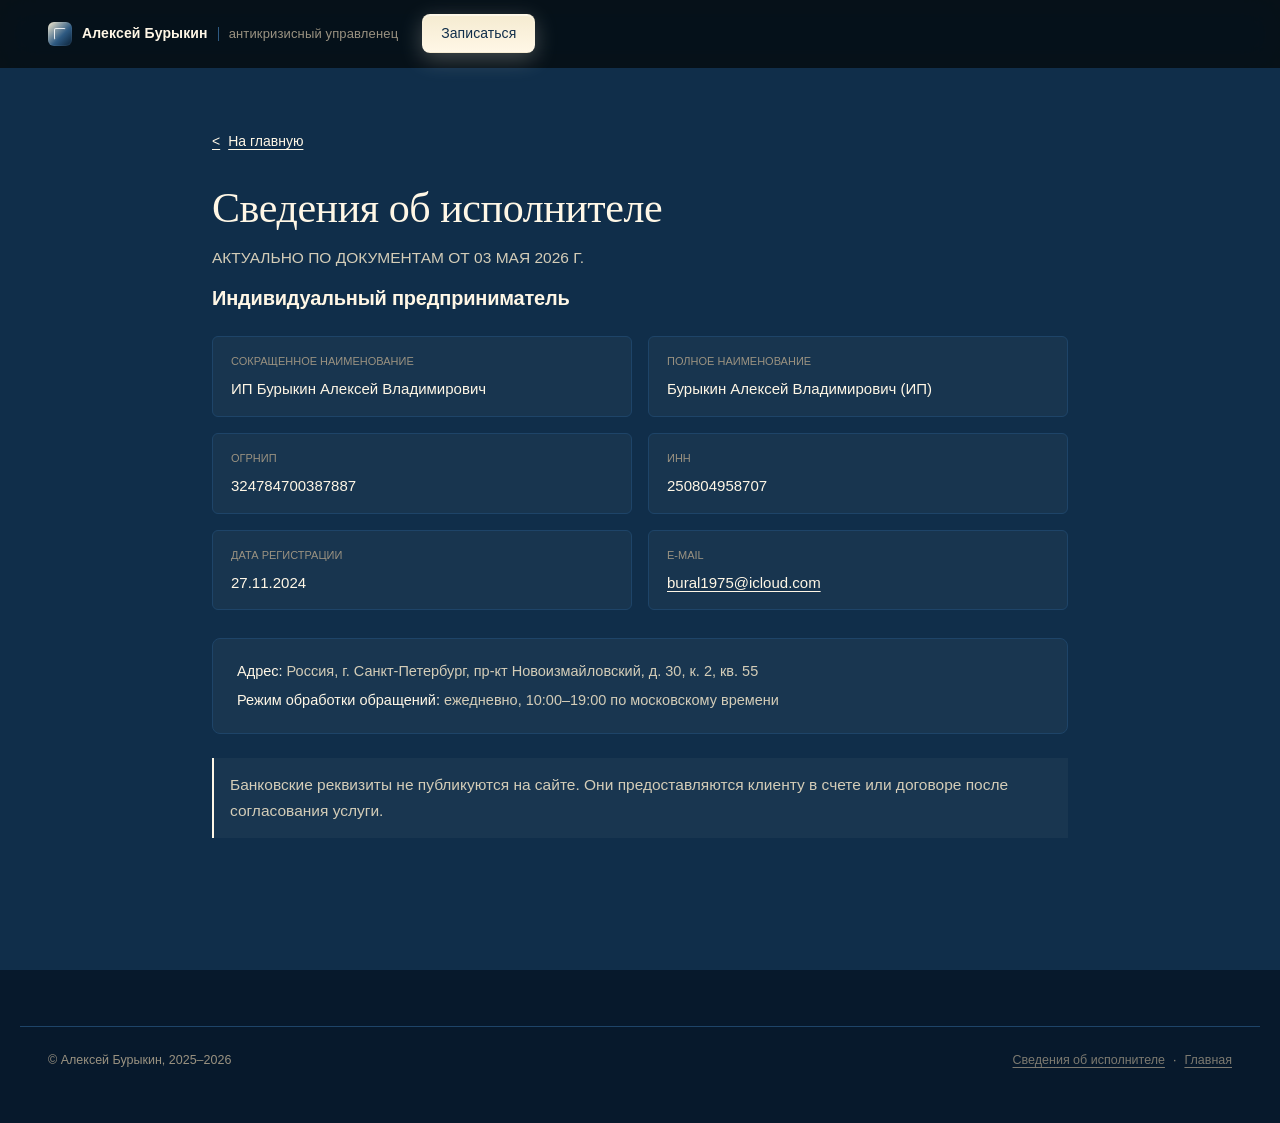
<file: requisites.html>
<!doctype html>
<html lang="ru">
<head>
<meta charset="utf-8" />
<meta name="viewport" content="width=device-width,initial-scale=1,viewport-fit=cover" />
<meta name="theme-color" content="#102E4A" />
<meta name="color-scheme" content="dark" />
<meta name="robots" content="noindex,follow" />
<meta name="referrer" content="strict-origin-when-cross-origin" />
<title>Реквизиты ИП Бурыкин Алексей Владимирович</title>
<meta name="description" content="Публичные сведения об исполнителе: ИП Бурыкин Алексей Владимирович, ОГРНИП, ИНН, адрес и контакты." />
<link rel="canonical" href="https://compass-direct.ru/requisites.html" />
<link rel="manifest" href="site.webmanifest" />
<link rel="icon" href="data:image/svg+xml,%3Csvg xmlns='http://www.w3.org/2000/svg' viewBox='0 0 32 32'%3E%3Crect width='32' height='32' rx='7' fill='%23102E4A'/%3E%3Crect x='6' y='6' width='20' height='20' rx='4' fill='none' stroke='%23FFF7E6' stroke-width='1.6'/%3E%3Ccircle cx='16' cy='16' r='2' fill='%23F5EBD1'/%3E%3C/svg%3E" />
<link rel="stylesheet" href="styles.css" />
</head>
<body>

<header class="nav" id="nav">
  <div class="container nav__row">
    <a class="nav__brand" href="index.html" aria-label="Алексей Бурыкин — главная">
      <span class="brand-mark" aria-hidden="true"></span>
      <span class="brand-name">Алексей&nbsp;Бурыкин</span>
      <span class="brand-sep" aria-hidden="true"></span>
      <span class="brand-role">антикризисный управленец</span>
    </a>
    <div class="nav__cta">
      <a class="btn btn--primary" href="index.html#contact">Записаться</a>
    </div>
  </div>
</header>

<main>
<article class="legal-page">
  <a class="legal-back" href="index.html">На главную</a>

  <h1>Сведения об исполнителе</h1>
  <p class="legal-date">Актуально по документам от 03 мая 2026 г.</p>

  <h2>Индивидуальный предприниматель</h2>
  <div class="requisites-grid">
    <div class="requisite-item"><span>Сокращенное наименование</span><strong>ИП Бурыкин Алексей Владимирович</strong></div>
    <div class="requisite-item"><span>Полное наименование</span><strong>Бурыкин Алексей Владимирович (ИП)</strong></div>
    <div class="requisite-item"><span>ОГРНИП</span><strong>324784700387887</strong></div>
    <div class="requisite-item"><span>ИНН</span><strong>250804958707</strong></div>
    <div class="requisite-item"><span>Дата регистрации</span><strong>27.11.2024</strong></div>
    <div class="requisite-item"><span>E-mail</span><strong><a href="mailto:bural1975@icloud.com">bural1975@icloud.com</a></strong></div>
  </div>

  <div class="legal-box">
    <p><strong>Адрес:</strong> Россия, г. Санкт-Петербург, пр-кт Новоизмайловский, д. 30, к. 2, кв. 55</p>
    <p><strong>Режим обработки обращений:</strong> ежедневно, 10:00–19:00 по московскому времени</p>
  </div>

  <p class="legal-note">Банковские реквизиты не публикуются на сайте. Они предоставляются клиенту в счете или договоре после согласования услуги.</p>
</article>
</main>

<footer class="footer">
  <div class="container footer__legal" style="padding-top:24px;padding-bottom:24px;">
    <span>© Алексей Бурыкин, 2025–2026</span>
    <span class="footer__legal-links">
      <a href="requisites.html">Сведения об исполнителе</a>
      <span aria-hidden="true">·</span>
      <a href="index.html">Главная</a>
    </span>
  </div>
</footer>

</body>
</html>
</file>
<file: styles.css>
/* =========================================================
   Алексей Бурыкин — compass-direct redesign (navy + cream)
   ========================================================= */

:root {
  /* palette — 2 hues only: deep navy #102E4A + warm cream #FFF7E6 */
  --bg:            #102E4A;
  --bg-2:          #0A2137;
  --surface:       #14385A;
  --surface-2:     #1A4369;
  --line:          #1E4468;
  --line-2:        #2E5A82;
  --text:          #FFF7E6;
  --text-dim:      #D4CDB8;
  --text-mute:     #9A9281;
  --accent:        #FFF7E6;
  --accent-2:      #F5EBD1;
  --accent-ink:    #102E4A;
  --warn:          #E3C58B;
  --glow:          rgba(255,247,230,.18);

  /* type */
  --ff-sans: -apple-system, BlinkMacSystemFont, "Segoe UI", Roboto, "Helvetica Neue", Arial, sans-serif;
  --ff-serif: Georgia, "Times New Roman", serif;

  /* layout */
  --container: 1240px;
  --container-narrow: 820px;
  --container-wide: 1440px;
  --radius: 8px;
  --radius-sm: 6px;
  --gutter: clamp(16px, 2.4vw, 32px);
  --canon-tracks: 1fr 1fr 2fr 4fr 2.66fr 5.33fr 5.33fr 4.33fr 2.83fr 3.5fr 3.5fr 2.83fr 4.33fr 5.33fr 5.33fr 2.66fr 4fr 2fr 1fr 1fr;

  /* rhythm */
  --s-1: 4px;
  --s-2: 8px;
  --s-3: 12px;
  --s-4: 16px;
  --s-5: 24px;
  --s-6: 32px;
  --s-7: 48px;
  --s-8: 72px;
  --s-9: 112px;

  /* motion */
  --ease: cubic-bezier(.2,.7,.2,1);
  --dur: 480ms;
}

/* reset */
*,
*::before,
*::after { box-sizing: border-box; }

html { scroll-behavior: smooth; -webkit-text-size-adjust: 100%; }
@media (prefers-reduced-motion: reduce) {
  html { scroll-behavior: auto; }
  *, *::before, *::after { animation-duration: .001ms !important; animation-iteration-count: 1 !important; transition-duration: .001ms !important; }
}

body {
  margin: 0;
  background: var(--bg);
  color: var(--text);
  font-family: var(--ff-sans);
  font-size: 17px;
  line-height: 1.55;
  font-weight: 400;
  -webkit-font-smoothing: antialiased;
  -moz-osx-font-smoothing: grayscale;
  text-rendering: optimizeLegibility;
  font-feature-settings: "ss01", "cv11", "kern";
  font-variant-numeric: lining-nums tabular-nums;
  overflow-x: clip;
}

/* text selection — cream accent, not OS default blue */
::selection { background: rgba(255,247,230,.35); color: #102E4A; }
::-moz-selection { background: rgba(255,247,230,.35); color: #102E4A; }

/* custom scrollbar on mouse UAs */
@media (hover: hover) {
  * { scrollbar-width: thin; scrollbar-color: var(--line-2) transparent; }
  *::-webkit-scrollbar { width: 10px; height: 10px; }
  *::-webkit-scrollbar-track { background: transparent; }
  *::-webkit-scrollbar-thumb {
    background: var(--line-2);
    border: 2px solid var(--bg);
    border-radius: 100px;
  }
  *::-webkit-scrollbar-thumb:hover { background: var(--accent); }
}

/* tap highlight */
a, button, [role="button"], summary, label { -webkit-tap-highlight-color: transparent; }
a, button, summary { touch-action: manipulation; }

img, svg { display: block; max-width: 100%; }
a { color: inherit; text-decoration: none; }
button { font: inherit; color: inherit; background: transparent; border: 0; cursor: pointer; }
ul, ol { margin: 0; padding: 0; list-style: none; }
h1, h2, h3, h4 { margin: 0; font-weight: 600; letter-spacing: -0.01em; }
p { margin: 0; }
figure, blockquote, dl, dd { margin: 0; }

h1, h2, h3, p, li, dt, dd, a, span {
  overflow-wrap: break-word;
}

/* focus */
:focus { outline: none; }
:focus-visible {
  outline: 2px solid var(--accent);
  outline-offset: 3px;
  border-radius: 4px;
}

/* visually-hidden — accessible, not visible */
.visually-hidden {
  position: absolute !important;
  width: 1px; height: 1px;
  padding: 0; margin: -1px;
  overflow: hidden; clip: rect(0,0,0,0);
  white-space: nowrap; border: 0;
}

/* skip link */
.skip-link {
  position: absolute; left: -9999px; top: 0;
  background: var(--accent); color: var(--accent-ink);
  padding: 10px 16px; border-radius: 6px; z-index: 200;
  font-weight: 600;
}
.skip-link:focus { left: 12px; top: 12px; }

/* container */
.container {
  width: 100%;
  max-width: var(--container);
  margin: 0 auto;
  padding: 0 28px;
}
.container--narrow { max-width: var(--container-narrow); }

.container > *,
.hero__row > *,
.nav__row > *,
.diag-grid > *,
.fail-grid > *,
.method-list > *,
.fit-grid > *,
.format-grid > *,
.contact-row > *,
.footer__row > * {
  min-width: 0;
}

/* =======================================================
   NAVIGATION
   ======================================================= */
.nav {
  position: fixed; top: 0; left: 0; right: 0; z-index: 100;
  padding: 14px 0;
  backdrop-filter: saturate(140%) blur(16px);
  -webkit-backdrop-filter: saturate(140%) blur(16px);
  background: rgba(6, 7, 6, 0.74);
  border-bottom: 1px solid transparent;
  transition: background var(--dur) var(--ease), border-color var(--dur) var(--ease), padding var(--dur) var(--ease);
}
.nav.is-scrolled {
  background: rgba(6, 7, 6, 0.9);
  border-bottom-color: var(--line);
  padding: 10px 0;
}

/* scroll progress bar */
.nav__progress {
  position: absolute; left: 0; bottom: -1px;
  height: 2px;
  width: 100%;
  background: transparent;
  pointer-events: none;
  overflow: hidden;
}
.nav__progress i {
  display: block; height: 100%;
  width: var(--p, 0%);
  background: linear-gradient(90deg, var(--accent), var(--accent-2));
  box-shadow: 0 0 14px var(--glow);
  transition: width .12s linear;
}

.nav__row {
  display: flex; align-items: center; gap: var(--s-5);
}
.nav__brand {
  display: flex; align-items: center; gap: 10px;
  font-size: 14px; letter-spacing: .01em;
  flex: 0 0 auto;
}
.brand-mark {
  width: 24px; height: 24px;
  background: linear-gradient(135deg, var(--accent-2), #2E5A82 58%, #0A2137);
  border-radius: 6px;
  position: relative;
  box-shadow: 0 0 0 1px rgba(255,255,255,.05) inset;
}
.brand-mark::after {
  content: "";
  position: absolute; inset: 6px;
  border: 1.5px solid rgba(255,255,255,.85);
  border-radius: 2px;
  border-right-color: transparent;
  border-bottom-color: transparent;
}
.brand-name { font-weight: 600; color: var(--text); }
.brand-sep {
  width: 1px; height: 14px; background: var(--line-2);
  display: inline-block;
}
.brand-role { color: var(--text-mute); font-size: 13px; }

.nav__links {
  display: flex; gap: 4px;
  margin-left: auto;
}
.nav__links a {
  color: var(--text-dim);
  font-size: 14px;
  padding: 8px 12px;
  white-space: nowrap;
  border-radius: 8px;
  transition: color .25s var(--ease), background .25s var(--ease);
  position: relative;
}
.nav__links a::after {
  content: "";
  position: absolute;
  left: 12px; right: 12px; bottom: 4px;
  height: 1px;
  background: var(--accent);
  transform: scaleX(0);
  transform-origin: left center;
  transition: transform .35s var(--ease);
}
.nav__links a:hover { color: var(--text); background: rgba(255,255,255,.03); }
.nav__links a:hover::after { transform: scaleX(1); }

.nav__cta { display: flex; gap: 10px; flex: 0 0 auto; }

.nav__burger {
  display: none;
  width: 40px; height: 40px;
  border-radius: 8px;
  position: relative;
  border: 1px solid var(--line);
}
.nav__burger span {
  position: absolute; left: 10px; right: 10px; height: 1.5px;
  background: var(--text);
  transition: transform .3s var(--ease), opacity .2s var(--ease), top .3s var(--ease);
}
.nav__burger span:nth-child(1) { top: 13px; }
.nav__burger span:nth-child(2) { top: 19px; }
.nav__burger span:nth-child(3) { top: 25px; }
.nav__burger[aria-expanded="true"] span:nth-child(1) { top: 19px; transform: rotate(45deg); }
.nav__burger[aria-expanded="true"] span:nth-child(2) { opacity: 0; }
.nav__burger[aria-expanded="true"] span:nth-child(3) { top: 19px; transform: rotate(-45deg); }

.nav__mobile {
  display: none;
  flex-direction: column;
  padding: 16px 28px 24px;
  gap: 4px;
  border-top: 1px solid var(--line);
  background: rgba(6, 7, 6, 0.97);
  max-height: calc(100svh - 60px);
  overflow-y: auto;
  -webkit-overflow-scrolling: touch;
}
.nav__mobile a:not(.btn) {
  padding: 14px 4px;
  color: var(--text);
  border-bottom: 1px solid var(--line);
  font-size: 17px;
}
.nav__mobile .btn {
  margin-top: 16px;
  border-bottom: 0;
}
.nav__mobile .btn.btn--primary {
  color: var(--accent-ink);
  font-weight: 600;
}
.nav__mobile .btn.btn--primary span { color: var(--accent-ink); }

/* =======================================================
   BUTTONS
   ======================================================= */
.btn {
  display: inline-flex;
  align-items: center;
  justify-content: center;
  gap: 10px;
  padding: 11px 18px;
  border-radius: 8px;
  font-size: 14px;
  font-weight: 500;
  letter-spacing: .005em;
  line-height: 1.1;
  cursor: pointer;
  transition: transform .2s var(--ease), background .25s var(--ease), color .25s var(--ease), box-shadow .25s var(--ease), border-color .25s var(--ease);
  white-space: normal;
  border: 1px solid transparent;
  text-align: center;
  max-width: 100%;
  min-width: 0;
}
.btn--primary {
  background: linear-gradient(180deg, var(--accent-2) 0%, var(--accent) 100%);
  color: var(--accent-ink);
  box-shadow:
    0 6px 22px rgba(255,247,230,.26),
    0 0 0 1px rgba(255,255,255,.08) inset,
    inset 0 1px 0 rgba(255,255,255,.45);
  position: relative;
  overflow: hidden;
}
.btn--primary::before {
  content: "";
  position: absolute; top: 0; left: -120%; width: 100%; height: 100%;
  background: linear-gradient(110deg, transparent, rgba(255,255,255,.4), transparent);
  transform: skewX(-20deg);
  transition: left .8s var(--ease);
}
.btn--primary:hover {
  transform: translate(var(--mx, 0px), calc(var(--my, 0px) - 1px));
  box-shadow:
    0 14px 32px rgba(255,247,230,.34),
    0 0 0 1px rgba(255,255,255,.12) inset,
    inset 0 1px 0 rgba(255,255,255,.55);
}
.btn--primary:hover::before { left: 120%; }
.btn--primary:active { transform: translateY(0); }

.btn--outline {
  border-color: var(--line-2);
  color: var(--text);
  background: rgba(255,255,255,.02);
}
.btn--outline:hover { border-color: var(--accent); color: var(--accent-2); background: rgba(255,247,230,.06); }

.btn--ghost {
  color: var(--text-dim);
  background: transparent;
}
.btn--ghost:hover { color: var(--text); background: rgba(255,255,255,.04); }

.btn--lg {
  padding: 16px 22px;
  font-size: 15px;
  border-radius: 8px;
}
.btn--block { width: 100%; }
.btn__meta {
  display: block;
  font-size: 12px;
  opacity: .75;
  font-weight: 400;
  letter-spacing: .02em;
  margin-top: 2px;
}
.btn--primary .btn__meta { color: #081B2D; }

/* =======================================================
   HERO
   ======================================================= */
.hero {
  position: relative;
  display: grid;
  min-height: 100svh;
  padding: 0;
  overflow: clip;
  border-bottom: 1px solid var(--line);
  background:
    linear-gradient(112deg, rgba(255,247,230,.10) 0%, transparent 34%),
    linear-gradient(180deg, #102E4A 0%, #0A2137 100%);
}
.hero::before {
  content: "";
  position: absolute; inset: 0;
  background:
    radial-gradient(1px 1px at 20% 30%, rgba(255,255,255,.4) 50%, transparent 100%),
    radial-gradient(1px 1px at 80% 15%, rgba(255,255,255,.25) 50%, transparent 100%),
    radial-gradient(1px 1px at 60% 80%, rgba(255,255,255,.3) 50%, transparent 100%),
    radial-gradient(1px 1px at 35% 65%, rgba(255,255,255,.2) 50%, transparent 100%);
  opacity: .5;
  pointer-events: none;
  animation: floatDust 18s ease-in-out infinite alternate;
}
@keyframes floatDust {
  from { transform: translate3d(0,0,0); }
  to { transform: translate3d(-14px,8px,0); }
}
.hero__bg {
  position: absolute; inset: 0;
  pointer-events: none;
  opacity: .38;
  z-index: 1;
  overflow: clip;
  contain: paint;
  mask-image: linear-gradient(180deg, black 55%, transparent 100%);
  -webkit-mask-image: linear-gradient(180deg, black 55%, transparent 100%);
}
.hero__grid {
  width: 100%; height: 100%;
}
.hero__grid .draw {
  stroke-dasharray: 2400;
  stroke-dashoffset: 2400;
  animation: draw 2.4s var(--ease) .4s forwards;
}
.hero__grid .dot {
  opacity: 0;
  transform-origin: center;
  animation: dotIn .6s var(--ease) forwards;
}
.hero__grid .dot--1 { animation-delay: 1.6s; }
.hero__grid .dot--2 { animation-delay: 2.0s; }
.hero__grid .dot--3 { animation-delay: 2.4s; }
@keyframes draw { to { stroke-dashoffset: 0; } }
@keyframes dotIn {
  from { opacity: 0; transform: scale(0); }
  to { opacity: 1; transform: scale(1); }
}
@media (prefers-reduced-motion: reduce) {
  .hero__grid .draw { stroke-dashoffset: 0; animation: none; }
  .hero__grid .dot { opacity: 1; animation: none; }
}

.hero__row {
  display: grid;
  grid-template-columns: var(--canon-tracks);
  grid-template-rows: var(--canon-tracks);
  gap: 0;
  align-items: stretch;
  position: relative;
  z-index: 2;
  max-width: none;
  min-height: 100svh;
  padding: clamp(92px, 10svh, 132px) max(28px, env(safe-area-inset-left)) clamp(72px, 8svh, 108px) max(28px, env(safe-area-inset-right));
}

.hero__content {
  grid-area: 5 / 3 / span 11 / span 9;
  align-self: center;
  min-width: 0;
  max-width: 680px;
}

.hero__portrait {
  grid-area: 4 / 13 / span 14 / span 6;
  align-self: center;
  min-width: 0;
}

.eyebrow {
  display: inline-flex; align-items: center; gap: 10px;
  font-size: 12px;
  letter-spacing: .18em;
  text-transform: uppercase;
  color: var(--accent-2);
  font-weight: 500;
  max-width: 100%;
  min-width: 0;
  line-height: 1.35;
}
.eyebrow::before {
  content: "";
  width: 28px; height: 1px;
  background: var(--accent);
  display: inline-block;
  flex: 0 0 auto;
}

.hero__title {
  font-family: var(--ff-sans);
  font-size: clamp(38px, 5.2vw, 68px);
  line-height: 1.04;
  letter-spacing: -0.025em;
  font-weight: 600;
  margin: 22px 0 26px;
  color: var(--text);
  max-width: 16ch;
}
.hero__title .accent {
  font-family: var(--ff-serif);
  font-style: italic;
  font-weight: 300;
  color: var(--accent-2);
  letter-spacing: -0.015em;
}
/* word-by-word mask reveal */
.hero__title {
  overflow-wrap: break-word;
  word-break: normal;
  hyphens: auto;
}
.hero__title .w {
  display: inline-block;
  overflow: hidden;
  vertical-align: bottom;
  padding: 0.05em 0 0.08em; /* room for Cyrillic descenders (д, р) */
  max-width: 100%;
}
.hero__title .w > span {
  display: inline-block;
  transform: translateY(110%);
  animation: wordUp .55s var(--ease) forwards;
  animation-delay: calc(var(--i, 0) * 18ms + 40ms);
  will-change: transform;
}
@keyframes wordUp {
  to { transform: translateY(0); }
}
@media (prefers-reduced-motion: reduce) {
  .hero__title .w > span { transform: none; animation: none; }
}

.hero__lede {
  font-size: 18px;
  line-height: 1.6;
  color: var(--text-dim);
  max-width: 56ch;
  margin-bottom: 36px;
}

.hero__cta {
  display: flex; gap: 14px; flex-wrap: wrap;
  margin-bottom: 56px;
}
.hero__cta .btn--primary {
  flex-direction: column;
  gap: 4px;
}

.hero__stats {
  display: grid;
  grid-template-columns: repeat(3, minmax(0,1fr));
  gap: 0;
  margin: 0;
  padding-top: 28px;
  border-top: 1px solid var(--line);
  max-width: 560px;
}
.hero__stats > div { padding-right: 16px; }
.hero__stats dt {
  font-size: 22px;
  font-weight: 500;
  color: var(--text);
  letter-spacing: -.01em;
  margin-bottom: 4px;
}
.hero__stats dd {
  margin: 0;
  font-size: 13px;
  color: var(--text-mute);
  line-height: 1.4;
}

/* portrait */
.hero__portrait {
  position: relative;
}
.portrait-frame {
  position: relative;
  width: 100%;
  aspect-ratio: 4 / 5;
  border-radius: 8px;
  overflow: hidden;
  background: linear-gradient(180deg, #14385A 0%, #102E4A 100%);
  border: 1px solid var(--line);
  box-shadow:
    0 40px 100px -30px rgba(0,0,0,.8),
    0 0 0 1px rgba(255,255,255,.03) inset;
  transition: transform .8s var(--ease), box-shadow .5s var(--ease);
}
.portrait-frame img {
  width: 100%; height: 100%;
  object-fit: cover;
  object-position: center 20%;
  /* natural color, mild editorial grade — no B&W */
  filter: saturate(1.02) contrast(1.04) brightness(0.98);
  transition: filter .8s var(--ease), transform 1.2s var(--ease);
}
.portrait-frame:hover img {
  filter: saturate(1.08) contrast(1.06) brightness(1.02);
  transform: scale(1.02);
}
.portrait-frame::after {
  content: "";
  position: absolute; inset: 0;
  background:
    radial-gradient(120% 80% at 50% 120%, rgba(16,46,74,.85) 0%, transparent 55%),
    linear-gradient(180deg, rgba(16,46,74,0) 40%, rgba(16,46,74,.35) 100%);
  pointer-events: none;
}
.portrait-grid {
  position: absolute; inset: 0;
  background-image:
    linear-gradient(to right, rgba(255,247,230,.06) 1px, transparent 1px),
    linear-gradient(to bottom, rgba(255,247,230,.06) 1px, transparent 1px);
  background-size: 48px 48px;
  mix-blend-mode: screen;
  pointer-events: none;
  opacity: .5;
}
.portrait-frame--tall { aspect-ratio: 3 / 4; }

/* ABOUT portrait — preserve color, editorial warm grade (opposite of hero mono) */
.section--about .portrait-frame {
  background: linear-gradient(180deg, #14385A 0%, #0A2137 100%);
  box-shadow:
    0 50px 120px -40px rgba(0,0,0,.85),
    0 0 0 1px rgba(255,247,230,.08) inset;
}
.section--about .portrait-frame img {
  object-position: center 12%;
  filter: saturate(0.82) contrast(1.05) brightness(0.92);
  mix-blend-mode: normal;
}
.section--about .portrait-frame:hover img {
  filter: saturate(0.9) contrast(1.08) brightness(0.95);
}
.section--about .portrait-frame::after {
  background:
    linear-gradient(180deg, rgba(16,46,74,0) 55%, rgba(16,46,74,.55) 100%),
    linear-gradient(140deg, rgba(255,247,230,.06) 0%, transparent 45%);
}
/* corner accent lines for premium framing */
.section--about .portrait-frame::before {
  content: "";
  position: absolute; inset: 12px;
  border: 1px solid rgba(217,235,221,.14);
  border-radius: 6px;
  pointer-events: none;
  z-index: 2;
}
.section--about .portrait-grid {
  background-image:
    linear-gradient(to right, rgba(255,255,255,.04) 1px, transparent 1px),
    linear-gradient(to bottom, rgba(255,255,255,.04) 1px, transparent 1px);
  background-size: 60px 60px;
  opacity: .35;
}

.portrait-caption {
  display: flex; flex-direction: column;
  margin-top: 18px;
  font-size: 13px;
  color: var(--text-mute);
}
.portrait-caption__name { color: var(--text); font-weight: 500; font-size: 15px; letter-spacing: -.005em; }
.portrait-caption__role { margin-top: 4px; letter-spacing: .02em; }

/* =======================================================
   SECTION HEADER
   ======================================================= */
.section {
  padding: clamp(80px, 10vw, 128px) 0;
  border-bottom: 1px solid var(--line);
  position: relative;
}
.section--dim {
  background:
    radial-gradient(900px 400px at 80% 0%, rgba(255,247,230,.05), transparent 70%),
    var(--bg-2);
}

.section__head {
  max-width: 780px;
  margin-bottom: 56px;
}
.section__num {
  display: inline-block;
  font-family: var(--ff-serif);
  font-style: italic;
  font-weight: 300;
  font-size: 14px;
  color: var(--accent);
  letter-spacing: .05em;
  margin-bottom: 16px;
}
.section__title {
  font-size: clamp(30px, 3.8vw, 48px);
  line-height: 1.06;
  letter-spacing: -0.025em;
  font-weight: 600;
  color: var(--text);
  margin-bottom: 20px;
  max-width: 22ch;
  text-wrap: balance;
}
.hero__title, .section__title, .contact-title, .format-card h3 {
  overflow-wrap: anywhere;
  hyphens: auto;
  text-wrap: balance;
}
.section__lead {
  font-size: 17px;
  color: var(--text-dim);
  line-height: 1.65;
  max-width: 62ch;
}
.section__footnote {
  margin-top: 40px;
  padding-top: 28px;
  border-top: 1px solid var(--line);
  color: var(--text-dim);
  font-size: 15px;
  max-width: 72ch;
}

/* =======================================================
   DIAGNOSIS GRID
   ======================================================= */
.diag-grid {
  display: grid;
  grid-template-columns: repeat(3, minmax(0,1fr));
  gap: 1px;
  background: var(--line);
  border: 1px solid var(--line);
  border-radius: var(--radius);
  overflow: hidden;
}
.diag-card {
  padding: 32px 28px 36px;
  background: var(--bg);
  min-height: 180px;
  position: relative;
  transition: background .3s var(--ease);
}
.diag-card:hover { background: var(--surface); }
.diag-card__idx {
  display: block;
  font-family: var(--ff-serif);
  font-style: italic;
  font-weight: 300;
  font-size: 28px;
  color: var(--accent);
  letter-spacing: .02em;
  margin-bottom: 20px;
}
.diag-card p {
  color: var(--text);
  font-size: 16px;
  line-height: 1.55;
}

/* =======================================================
   BENEFITS — что даёт первая встреча (process flow)
   ======================================================= */
.benefits {
  display: grid;
  grid-template-columns: minmax(0, 1.6fr) minmax(0, 1fr);
  gap: 48px;
  align-items: start;
}
.benefits__meta {
  grid-column: 1 / -1;
  display: flex;
  align-items: center;
  gap: 14px;
  margin-bottom: 32px;
  font-family: var(--ff-serif);
  font-style: italic;
  font-weight: 300;
  font-size: 14px;
  color: var(--text-mute);
  letter-spacing: .04em;
}
.benefits__meta-label {
  text-transform: lowercase;
  font-feature-settings: "ss01";
}
.benefits__meta-divider {
  flex: 1;
  height: 1px;
  background: linear-gradient(90deg, var(--line), transparent);
}

.benefits__flow {
  list-style: none;
  padding: 0;
  margin: 0;
  display: flex;
  flex-direction: column;
  gap: 0;
  position: relative;
}

/* each step */
.bflow {
  display: grid;
  grid-template-columns: 72px 1fr;
  align-items: stretch;
  gap: 24px;
  position: relative;
  padding-bottom: 28px;
}
.bflow:last-child { padding-bottom: 0; }

/* left track: number + dot + vertical line */
.bflow__track {
  position: relative;
  display: flex;
  flex-direction: column;
  align-items: center;
  padding-top: 10px;
}
.bflow__track::before {
  content: "";
  position: absolute;
  top: 58px;
  bottom: -28px;
  left: 50%;
  width: 1px;
  background: linear-gradient(180deg, var(--line-2), var(--line) 40%, transparent);
  transform: translateX(-0.5px);
}
.bflow:last-child .bflow__track::before { display: none; }
.bflow__num {
  font-family: var(--ff-serif);
  font-style: italic;
  font-weight: 300;
  font-size: 30px;
  color: var(--accent);
  line-height: 1;
  margin-bottom: 14px;
  letter-spacing: .01em;
}
.bflow__dot {
  width: 12px;
  height: 12px;
  border-radius: 100%;
  background: var(--accent-ink);
  border: 2px solid var(--accent);
  box-shadow: 0 0 0 4px rgba(255,247,230,.08);
  transition: box-shadow .3s var(--ease), transform .3s var(--ease);
}
.bflow__dot--end {
  background: var(--accent);
}
.bflow:hover .bflow__dot {
  box-shadow: 0 0 0 7px rgba(255,247,230,.15);
  transform: scale(1.15);
}

/* card */
.bflow__card {
  display: grid;
  grid-template-columns: 72px 1fr;
  gap: 22px;
  align-items: flex-start;
  padding: 24px 28px 26px;
  background: rgba(20,56,90,.55);
  border: 1px solid var(--line);
  border-radius: var(--radius);
  transition: background .3s var(--ease), border-color .3s var(--ease), transform .3s var(--ease);
  position: relative;
}
.bflow__card::before {
  content: "";
  position: absolute;
  top: 28px;
  left: -8px;
  width: 16px;
  height: 16px;
  background: rgba(20,56,90,.55);
  border-left: 1px solid var(--line);
  border-bottom: 1px solid var(--line);
  transform: rotate(45deg);
  transition: background .3s var(--ease), border-color .3s var(--ease);
  z-index: 0;
}
.bflow__card > * { position: relative; z-index: 1; }
.bflow:hover .bflow__card {
  border-color: var(--line-2);
  background: var(--surface-2);
  transform: translateX(4px);
}
.bflow:hover .bflow__card::before {
  background: var(--surface-2);
  border-color: var(--line-2);
}
.bflow__ico {
  display: inline-flex;
  align-items: center;
  justify-content: center;
  width: 60px;
  height: 60px;
  border-radius: 8px;
  color: var(--accent);
  background: rgba(255,247,230,.05);
  border: 1px solid var(--line-2);
}
.bflow__tag {
  display: inline-block;
  font-family: var(--ff-sans);
  font-size: 10.5px;
  font-weight: 600;
  letter-spacing: .16em;
  text-transform: uppercase;
  color: var(--accent);
  opacity: .85;
  margin-bottom: 6px;
}
.bflow__body h3 {
  font-family: var(--ff-sans);
  font-size: 19px;
  line-height: 1.32;
  color: var(--text);
  margin: 0 0 8px;
  font-weight: 600;
  letter-spacing: -.005em;
}
.bflow__body p {
  color: var(--text-dim);
  font-size: 15.5px;
  line-height: 1.62;
  margin: 0;
}

/* right side: summary panel */
.benefits__aside {
  position: sticky;
  top: 100px;
  display: flex;
  flex-direction: column;
  gap: 0;
  padding: 36px 32px 32px;
  border: 1px solid var(--accent);
  border-radius: var(--radius);
  background:
    linear-gradient(180deg, rgba(255,247,230,.06), rgba(255,247,230,.015)),
    rgba(20,56,90,.55);
  overflow: hidden;
}
.benefits__aside::before {
  content: "";
  position: absolute;
  inset: 0 auto 0 0;
  width: 3px;
  background: linear-gradient(180deg, var(--accent), transparent);
}
.benefits__aside-mark {
  font-family: var(--ff-serif);
  font-style: italic;
  font-weight: 300;
  font-size: 64px;
  line-height: 1;
  color: var(--accent);
  margin-bottom: 8px;
  opacity: .9;
}
.benefits__aside-body h3 {
  font-family: var(--ff-serif);
  font-weight: 400;
  font-size: clamp(22px, 2vw, 26px);
  color: var(--text);
  margin: 0 0 14px;
  line-height: 1.3;
  letter-spacing: -.01em;
}
.benefits__aside-body p {
  color: var(--text-dim);
  font-size: 15.5px;
  line-height: 1.6;
  margin: 0 0 26px;
}
.benefits__aside-body .btn { width: 100%; justify-content: center; }

@media (max-width: 1080px) {
  .benefits { grid-template-columns: 1fr; gap: 36px; }
  .benefits__aside { position: static; }
}
@media (max-width: 640px) {
  .bflow { grid-template-columns: 52px 1fr; gap: 16px; padding-bottom: 22px; }
  .bflow__track::before { top: 52px; bottom: -22px; }
  .bflow__num { font-size: 24px; margin-bottom: 10px; }
  .bflow__card { grid-template-columns: 1fr; gap: 14px; padding: 22px 20px; }
  .bflow__card::before { display: none; }
  .bflow__ico { width: 52px; height: 52px; }
  .bflow__body h3 { font-size: 17px; }
  .bflow__body p { font-size: 14.5px; }
  .benefits__meta { font-size: 12.5px; gap: 10px; margin-bottom: 24px; }
  .benefits__aside { padding: 28px 24px 26px; }
  .benefits__aside-mark { font-size: 48px; }
}

/* =======================================================
   FAIL CARDS — Почему не работает
   ======================================================= */
.fail-grid {
  display: grid;
  grid-template-columns: repeat(2, minmax(0,1fr));
  gap: 16px;
}
.fail-card {
  position: relative;
  padding: 36px 32px 32px;
  background: var(--surface);
  border: 1px solid var(--line);
  border-radius: var(--radius);
  transition: border-color .3s var(--ease), transform .3s var(--ease), background .3s var(--ease);
}
.fail-card:hover {
  border-color: var(--line-2);
  background: var(--surface-2);
  transform: translateY(-2px);
}
.fail-card__idx {
  display: inline-block;
  font-family: var(--ff-serif);
  font-style: italic;
  font-weight: 300;
  font-size: 26px;
  color: var(--accent);
  letter-spacing: .02em;
  margin-bottom: 14px;
  line-height: 1;
}
.fail-card h3 {
  font-size: 20px;
  color: var(--text);
  margin-bottom: 10px;
  letter-spacing: -.005em;
}
.fail-card p {
  color: var(--text-dim);
  font-size: 15.5px;
  line-height: 1.6;
  margin: 0;
}

/* =======================================================
   QUALIFICATION — подтверждённая квалификация
   ======================================================= */
.qual-grid {
  display: grid;
  grid-template-columns: repeat(3, minmax(0, 1fr));
  gap: 20px;
}
.qual-card {
  padding: 40px 32px 36px;
  background: var(--surface);
  border: 1px solid var(--line);
  border-radius: var(--radius);
  transition: border-color .3s var(--ease), transform .3s var(--ease), background .3s var(--ease);
  position: relative;
  overflow: hidden;
}
.qual-card::before {
  content: "";
  position: absolute;
  inset: 0 0 auto 0;
  height: 1px;
  background: linear-gradient(90deg, transparent, var(--accent) 50%, transparent);
  opacity: .4;
}
.qual-card:hover {
  border-color: var(--line-2);
  background: var(--surface-2);
  transform: translateY(-3px);
}
.qual-card__media {
  display: block;
  margin-bottom: 18px;
  padding: 12px;
  border: 1px solid rgba(255,255,255,.08);
  border-radius: 8px;
  background:
    linear-gradient(180deg, rgba(255,247,230,.05), rgba(255,255,255,.02)),
    rgba(10,33,55,.24);
  overflow: hidden;
  transition: border-color .3s var(--ease), transform .3s var(--ease), box-shadow .3s var(--ease);
}
.qual-card__media:hover {
  border-color: rgba(255,247,230,.26);
  box-shadow: 0 28px 60px -38px rgba(0,0,0,.75);
}
.qual-card__media img {
  width: 100%;
  aspect-ratio: 4 / 3;
  object-fit: contain;
  background: #fff;
  border-radius: 6px;
}
.qual-card__doc {
  display: inline-block;
  margin-bottom: 10px;
  font-size: 11px;
  font-weight: 600;
  letter-spacing: .16em;
  text-transform: uppercase;
  color: var(--accent-2);
}
.qual-card h3 {
  font-size: 19px;
  color: var(--text);
  margin: 0 0 10px;
  letter-spacing: -.005em;
  font-weight: 600;
  line-height: 1.3;
}
.qual-card p {
  color: var(--text-dim);
  font-size: 15px;
  line-height: 1.6;
  margin: 0;
}
@media (max-width: 960px) {
  .qual-grid { grid-template-columns: 1fr; gap: 14px; }
  .qual-card { padding: 24px 22px 24px; }
  .qual-card__media { padding: 10px; }
  .qual-card__doc { font-size: 10px; }
}

/* =======================================================
   QUIZ — управленческий чек (3 questions)
   ======================================================= */
.quiz {
  display: flex;
  flex-direction: column;
  gap: 18px;
}
.quiz__step {
  border: 1px solid var(--line);
  border-radius: var(--radius);
  padding: 28px 30px 24px;
  background: rgba(16,46,74,.4);
  margin: 0;
  transition: border-color .3s var(--ease), background .3s var(--ease);
}
.quiz__legend {
  display: flex;
  flex-direction: column;
  gap: 8px;
  margin-bottom: 18px;
  padding: 0;
}
.quiz__step-num {
  font-family: var(--ff-serif);
  font-style: italic;
  font-weight: 300;
  font-size: 14px;
  color: var(--accent);
  letter-spacing: .04em;
}
.quiz__q {
  font-size: 19px;
  color: var(--text);
  font-weight: 500;
  line-height: 1.35;
  letter-spacing: -.005em;
  margin: 0;
}
.quiz__step p {
  color: var(--text-dim);
  margin: 0;
  font-size: 15.5px;
  line-height: 1.6;
}
.quiz__result-card {
  margin-top: 8px;
  padding: 36px 32px;
  border: 1px solid var(--accent);
  border-radius: var(--radius);
  background: rgba(255,247,230,.04);
  text-align: center;
}
.quiz__result-card h3 {
  font-family: var(--ff-serif);
  font-weight: 400;
  font-size: clamp(22px, 2.4vw, 28px);
  color: var(--text);
  margin: 10px 0 24px;
  line-height: 1.3;
  letter-spacing: -.01em;
}
@media (max-width: 640px) {
  .quiz__step { padding: 22px 20px 20px; }
  .quiz__q { font-size: 17px; }
  .quiz__result-card { padding: 28px 22px; }
}

/* =======================================================
   METHOD LIST
   ======================================================= */
.method-list {
  display: grid;
  grid-template-columns: repeat(2, minmax(0,1fr));
  gap: 1px;
  background: var(--line);
  border: 1px solid var(--line);
  border-radius: var(--radius);
  overflow: hidden;
}
.method-list li {
  display: flex;
  gap: 24px;
  padding: 36px 32px;
  background: var(--bg-2);
  transition: background .3s var(--ease);
}
.method-list li:hover { background: var(--surface); }
.method-list__num {
  font-family: var(--ff-serif);
  font-style: italic;
  font-weight: 300;
  font-size: 28px;
  color: var(--accent);
  flex: 0 0 auto;
  line-height: 1;
  padding-top: 4px;
}
.method-list h3 {
  font-size: 18px;
  color: var(--text);
  margin-bottom: 8px;
  letter-spacing: -.005em;
}
.method-list p {
  color: var(--text-dim);
  font-size: 15px;
  line-height: 1.6;
}

/* =======================================================
   TICK LIST
   ======================================================= */
.tick-list {
  display: flex; flex-direction: column; gap: 14px;
}
.tick-list li {
  position: relative;
  padding-left: 28px;
  color: var(--text);
  font-size: 15.5px;
  line-height: 1.55;
}
.tick-list li::before {
  content: "";
  position: absolute;
  left: 0; top: 10px;
  width: 14px; height: 1px;
  background: var(--accent);
}
.tick-list--check li::before {
  content: "";
  left: 0; top: 7px;
  width: 12px; height: 6px;
  background: transparent;
  border-left: 1.5px solid var(--accent);
  border-bottom: 1.5px solid var(--accent);
  transform: rotate(-45deg);
}
.tick-list--cross li::before {
  content: "";
  left: 0; top: 9px;
  width: 12px; height: 12px;
  background:
    linear-gradient(45deg, transparent 45%, var(--text-mute) 45% 55%, transparent 55%),
    linear-gradient(-45deg, transparent 45%, var(--text-mute) 45% 55%, transparent 55%);
}
/* =======================================================
   FIT
   ======================================================= */
.fit-grid {
  display: grid;
  grid-template-columns: 1fr 1fr;
  gap: clamp(16px, 1.8vw, 22px);
}
.fit-col {
  padding: 40px 36px;
  background: var(--surface);
  border: 1px solid var(--line);
  border-radius: var(--radius);
}
.fit-col--yes {
  background: linear-gradient(180deg, rgba(255,247,230,.05), transparent 50%), var(--surface);
  border-color: rgba(255,247,230,.25);
}
.fit-col h3 {
  font-size: 20px;
  color: var(--text);
  margin-bottom: 24px;
  letter-spacing: -.005em;
}

/* =======================================================
   ABOUT
   ======================================================= */
.section--about {
  padding: var(--s-9) 0;
  background:
    radial-gradient(700px 400px at 20% 30%, rgba(255,247,230,.08), transparent 60%),
    var(--bg);
}
.about-row {
  display: grid;
  grid-template-columns: .8fr 1.2fr;
  gap: 64px;
  align-items: start;
}
.about-media .portrait-frame { max-width: 420px; }
.about-copy .section__num { margin-bottom: 20px; }
.about-copy .section__title { max-width: 24ch; }
.about-role {
  font-family: var(--ff-serif);
  font-style: italic;
  font-weight: 300;
  font-size: 22px;
  line-height: 1.4;
  color: var(--accent-2);
  margin: 24px 0 32px;
  letter-spacing: -.005em;
  max-width: 48ch;
}
.about-body p {
  color: var(--text-dim);
  font-size: 16.5px;
  line-height: 1.7;
  margin-bottom: 16px;
  max-width: 66ch;
}
.about-credo {
  padding: 20px 0 0;
  border-top: 1px solid var(--line);
  color: var(--text) !important;
  font-weight: 500;
  margin-top: 24px !important;
}
.about-facts {
  display: grid;
  grid-template-columns: repeat(3, minmax(0,1fr));
  gap: 0;
  margin-top: 40px;
  padding-top: 28px;
  border-top: 1px solid var(--line);
}
.about-facts > div { padding-right: 16px; }
.about-facts dt {
  font-size: 11px;
  text-transform: uppercase;
  letter-spacing: .2em;
  color: var(--text-mute);
  margin-bottom: 6px;
}
.about-facts dd {
  margin: 0;
  font-size: 15px;
  color: var(--text);
  line-height: 1.4;
}

/* =======================================================
   FORMATS
   ======================================================= */
.format-grid {
  display: grid;
  grid-template-columns: 1fr 1fr;
  gap: clamp(16px, 1.8vw, 22px);
}
.format-card {
  display: flex; flex-direction: column;
  padding: 40px 36px;
  background: var(--surface);
  border: 1px solid var(--line);
  border-radius: var(--radius);
  position: relative;
  transition: border-color .3s var(--ease), transform .4s var(--ease), box-shadow .4s var(--ease);
  transform-style: preserve-3d;
  will-change: transform;
}
.format-card[data-tilt]:hover {
  box-shadow: 0 40px 80px -30px rgba(0,0,0,.6);
}
.format-card:hover { border-color: var(--line-2); }
.format-card--primary {
  background:
    radial-gradient(600px 300px at 100% 0%, rgba(255,247,230,.10), transparent 60%),
    linear-gradient(180deg, #14385A 0%, #0A2137 100%);
  border-color: rgba(255,247,230,.45);
  box-shadow: 0 40px 100px -40px rgba(255,247,230,.35);
}
.format-card--primary::before {
  content: "";
  position: absolute; top: 0; left: 0; right: 0; height: 2px;
  background: linear-gradient(90deg, var(--accent), transparent 70%);
}
.format-card__kind {
  font-size: 11px;
  letter-spacing: .22em;
  text-transform: uppercase;
  color: var(--accent);
  margin-bottom: 14px;
  font-weight: 500;
}
.format-card h3 {
  font-size: 26px;
  color: var(--text);
  margin-bottom: 14px;
  letter-spacing: -.015em;
  line-height: 1.2;
}
.format-card__lead {
  color: var(--text-dim);
  font-size: 15.5px;
  line-height: 1.6;
  margin-bottom: 24px;
}
.format-card__list {
  display: flex; flex-direction: column; gap: 10px;
  padding: 20px 0;
  border-top: 1px solid var(--line);
  border-bottom: 1px solid var(--line);
  margin-bottom: 24px;
}
.format-card__list li {
  color: var(--text-dim);
  font-size: 14.5px;
  padding-left: 18px;
  position: relative;
}
.format-card__list li::before {
  content: "";
  position: absolute; left: 0; top: 9px;
  width: 8px; height: 1px; background: var(--accent);
}
.format-card__foot {
  display: flex;
  align-items: center;
  justify-content: space-between;
  gap: 16px;
  margin-top: auto;
}
.format-card__price {
  font-size: 26px;
  font-weight: 600;
  color: var(--text);
  letter-spacing: -.01em;
}
.format-card__price-note {
  font-size: 13px;
  font-weight: 400;
  color: var(--text-mute);
  letter-spacing: 0;
}

/* =======================================================
   FAQ
   ======================================================= */
.faq { display: flex; flex-direction: column; }
.faq__item {
  border-top: 1px solid var(--line);
  padding: 4px 0;
}
.faq__item:last-child { border-bottom: 1px solid var(--line); }
.faq__item summary {
  display: flex;
  align-items: center;
  justify-content: space-between;
  gap: 24px;
  padding: 24px 4px;
  list-style: none;
  cursor: pointer;
  color: var(--text);
  font-size: 18px;
  font-weight: 500;
  letter-spacing: -.005em;
  transition: color .2s var(--ease);
}
.faq__item summary::-webkit-details-marker { display: none; }
.faq__item summary::after {
  content: "";
  width: 14px; height: 14px;
  flex: 0 0 auto;
  background-image: url("data:image/svg+xml;utf8,<svg xmlns='http://www.w3.org/2000/svg' viewBox='0 0 14 14'><path d='M7 1v12M1 7h12' stroke='%23FFF7E6' stroke-width='1.5' stroke-linecap='round'/></svg>");
  transition: transform .3s var(--ease);
}
.faq__item[open] summary::after {
  background-image: url("data:image/svg+xml;utf8,<svg xmlns='http://www.w3.org/2000/svg' viewBox='0 0 14 14'><path d='M1 7h12' stroke='%23FFF7E6' stroke-width='1.5' stroke-linecap='round'/></svg>");
}
.faq__item summary:hover { color: var(--accent-2); }
.faq__body {
  padding: 0 4px 24px;
  color: var(--text-dim);
  font-size: 16px;
  line-height: 1.65;
  max-width: 72ch;
}

/* =======================================================
   CONTACT
   ======================================================= */
.section--contact {
  padding: var(--s-9) 0;
  background:
    radial-gradient(900px 500px at 80% 50%, rgba(255,247,230,.09), transparent 60%),
    linear-gradient(180deg, var(--bg-2), var(--bg));
  border-bottom: 1px solid var(--line);
}
.contact-row {
  display: grid;
  grid-template-columns: 1fr 1fr;
  gap: 72px;
  align-items: start;
}
.contact-title {
  font-size: clamp(28px, 3.2vw, 42px);
  line-height: 1.1;
  letter-spacing: -.02em;
  color: var(--text);
  margin: 20px 0 20px;
  max-width: 18ch;
}
.contact-lead {
  color: var(--text-dim);
  font-size: 16.5px;
  line-height: 1.65;
  margin-bottom: 32px;
  max-width: 52ch;
}
.contact-list {
  display: flex; flex-direction: column; gap: 12px;
  margin-bottom: 36px;
  padding: 24px 0;
  border-top: 1px solid var(--line);
  border-bottom: 1px solid var(--line);
}
.contact-list li {
  position: relative;
  padding-left: 26px;
  color: var(--text);
  font-size: 15px;
  line-height: 1.5;
}
.contact-list li::before {
  content: "";
  position: absolute; left: 0; top: 9px;
  width: 14px; height: 1px;
  background: var(--accent);
}
.contact-direct {
  display: flex; align-items: center; gap: 16px; flex-wrap: wrap;
  color: var(--text-mute);
  font-size: 14px;
}
.contact-row--simple {
  grid-template-columns: minmax(0, 1fr) minmax(320px, 520px);
}
.contact-panel {
  padding: clamp(28px, 4vw, 40px);
  background:
    radial-gradient(600px 300px at 100% 0%, rgba(255,247,230,.07), transparent 55%),
    linear-gradient(180deg, rgba(20,67,105,.9) 0%, rgba(10,33,55,.78) 100%);
  border: 1px solid var(--line);
  border-radius: var(--radius);
  box-shadow: 0 30px 80px -40px rgba(0,0,0,.7);
  position: relative;
  overflow: hidden;
}
.contact-panel::before {
  content: "";
  position: absolute;
  top: 0; left: 0; right: 0;
  height: 1px;
  background: linear-gradient(90deg, transparent, rgba(255,247,230,.35), transparent);
}
.contact-panel__kicker {
  display: inline-flex;
  color: var(--text-mute);
  font-size: 11px;
  text-transform: uppercase;
  margin-bottom: 18px;
}
.contact-panel h3 {
  color: var(--text);
  font-size: clamp(24px, 3vw, 34px);
  line-height: 1.12;
  margin: 0 0 16px;
  max-width: 16ch;
}
.contact-panel p {
  color: var(--text-dim);
  font-size: 15.5px;
  line-height: 1.65;
}
.contact-actions {
  display: grid;
  gap: 12px;
  margin-top: 28px;
}
.contact-actions .btn {
  justify-content: center;
  width: 100%;
}
.contact-panel__note {
  margin-top: 18px;
  color: var(--text-mute);
  font-size: 13px;
}

/* =======================================================
   FOOTER
   ======================================================= */
.footer {
  background: #07192C;
  padding: 56px 0 28px;
}
.footer__row {
  display: grid;
  grid-template-columns: 1.2fr 1.4fr 1fr;
  gap: 32px;
  align-items: start;
  padding-bottom: 36px;
  border-bottom: 1px solid var(--line);
}
.footer__brand { display: flex; align-items: center; gap: 14px; }
.footer__name { font-weight: 500; color: var(--text); font-size: 15px; }
.footer__role { color: var(--text-mute); font-size: 13px; margin-top: 2px; }
.footer__nav { display: flex; flex-wrap: wrap; gap: 8px 20px; }
.footer__nav a {
  color: var(--text-dim); font-size: 14px;
  padding: 4px 0;
  background-image: linear-gradient(var(--accent), var(--accent));
  background-size: 0 1px;
  background-position: 0 100%;
  background-repeat: no-repeat;
  transition: color .25s var(--ease), background-size .4s var(--ease);
}
.footer__nav a:hover { color: var(--accent-2); background-size: 100% 1px; }
.footer__contact { display: flex; flex-direction: column; gap: 8px; align-items: flex-end; }
.footer__contact a {
  color: var(--text); font-size: 14px;
  transition: color .2s var(--ease), transform .25s var(--ease);
  display: inline-flex; align-items: center; gap: 6px;
}
.footer__contact a:hover { color: var(--accent-2); transform: translateX(2px); }
.footer__legal {
  display: flex; justify-content: space-between; align-items: center; gap: 12px 24px; flex-wrap: wrap;
  padding-top: 24px;
  color: var(--text-mute);
  font-size: 12.5px;
  border-top: 1px solid var(--line);
}

/* =======================================================
   REVEAL ON SCROLL
   ======================================================= */
.reveal {
  opacity: 0;
  transform: translateY(20px);
  transition: opacity .9s var(--ease), transform .9s var(--ease);
  will-change: transform, opacity;
}
.reveal.is-in {
  opacity: 1;
  transform: translateY(0);
}

/* =======================================================
   SIDE RAIL — floating section indicator
   ======================================================= */
.rail {
  position: fixed;
  top: 50%;
  right: 24px;
  transform: translateY(-50%);
  z-index: 60;
  pointer-events: none;
  opacity: 0;
  transition: opacity .6s var(--ease);
}
.rail.is-visible { opacity: 1; }
.rail__list {
  display: flex; flex-direction: column;
  gap: 2px;
  pointer-events: auto;
  padding: 14px 10px;
  background: rgba(16,46,74,.62);
  backdrop-filter: blur(14px) saturate(140%);
  -webkit-backdrop-filter: blur(14px) saturate(140%);
  border: 1px solid var(--line);
  border-radius: 26px;
  box-shadow: 0 20px 50px -20px rgba(0,0,0,.6);
  list-style: none;
  margin: 0;
}
.rail__list li { position: relative; }

/* semantic group separator */
.rail__sep {
  height: 1px;
  margin: 8px 8px;
  background: linear-gradient(
    90deg,
    transparent 0%,
    rgba(255,247,230,.22) 50%,
    transparent 100%
  );
  pointer-events: none;
}
/* tiny group caption above each chunk */
.rail__group-label {
  pointer-events: none;
  padding: 4px 0 2px;
  text-align: center;
}
.rail__group-label > span {
  font-family: var(--ff-sans);
  font-size: 8.5px;
  font-weight: 600;
  letter-spacing: .14em;
  text-transform: uppercase;
  color: var(--text-mute);
  opacity: .75;
}
.rail__list a {
  display: flex; align-items: center; justify-content: center;
  width: 32px; height: 32px;
  border-radius: 100px;
  font-family: var(--ff-serif);
  font-style: italic;
  font-weight: 300;
  font-size: 11px;
  color: var(--text-mute);
  transition: color .25s var(--ease), background .25s var(--ease);
  position: relative;
}
.rail__list a:hover,
.rail__list a.is-active {
  color: var(--accent-2);
  background: rgba(255,247,230,.1);
}
.rail__list a::after {
  content: attr(data-label);
  position: absolute;
  right: calc(100% + 14px);
  top: 50%;
  transform: translateY(-50%) translateX(6px);
  font-family: var(--ff-sans);
  font-style: normal;
  font-size: 12px;
  font-weight: 500;
  color: var(--text);
  background: rgba(16,46,74,.92);
  border: 1px solid var(--line);
  padding: 6px 12px;
  border-radius: 6px;
  white-space: nowrap;
  opacity: 0;
  pointer-events: none;
  transition: opacity .25s var(--ease), transform .25s var(--ease);
  letter-spacing: .02em;
}
.rail__list a:hover::after {
  opacity: 1;
  transform: translateY(-50%) translateX(0);
}

@media (max-width: 1080px) {
  .rail { display: none; }
}

/* =======================================================
   ABOUT — rebuild
   ======================================================= */
.section--about {
  padding: clamp(80px, 12vw, 140px) 0;
  background:
    radial-gradient(900px 500px at 20% 30%, rgba(255,247,230,.08), transparent 60%),
    radial-gradient(700px 400px at 80% 80%, rgba(58,86,70,.25), transparent 60%),
    var(--bg);
}
.about-head {
  max-width: 780px;
  margin-bottom: 64px;
}
.about-head .section__title { margin-bottom: 20px; }
.about-role {
  font-family: var(--ff-serif);
  font-style: italic;
  font-weight: 300;
  font-size: clamp(18px, 2vw, 24px);
  line-height: 1.45;
  color: var(--accent-2);
  max-width: 56ch;
  letter-spacing: -0.005em;
}
.about-row {
  display: grid;
  grid-template-columns: minmax(320px, .9fr) 1.3fr;
  gap: clamp(32px, 6vw, 80px);
  align-items: start;
}
.about-media { position: relative; width: 100%; will-change: transform; }
.about-media .portrait-frame {
  max-width: 100%;
  aspect-ratio: 3 / 4;
}
.portrait-badge {
  position: absolute;
  left: -16px;
  bottom: 24px;
  background: linear-gradient(180deg, #14385A 0%, #0A2137 100%);
  border: 1px solid rgba(255,247,230,.35);
  border-radius: 8px;
  padding: 16px 20px 14px;
  display: flex; flex-direction: column; gap: 2px;
  box-shadow: 0 30px 60px -30px rgba(0,0,0,.7);
  backdrop-filter: blur(8px);
}
.portrait-badge span {
  font-size: 36px;
  font-weight: 600;
  color: var(--text);
  letter-spacing: -.02em;
  line-height: 1;
}
.portrait-badge small {
  font-size: 11px;
  color: var(--text-mute);
  letter-spacing: .12em;
  text-transform: uppercase;
  max-width: 18ch;
}

.about-body { margin-bottom: 40px; }
.about-body p {
  color: var(--text-dim);
  font-size: 17px;
  line-height: 1.7;
  margin-bottom: 16px;
  max-width: 64ch;
}
.about-body p:last-child { margin-bottom: 0; }

.about-principles {
  display: flex; flex-direction: column;
  border-top: 1px solid var(--line);
  border-bottom: 1px solid var(--line);
  margin-bottom: 32px;
}
.about-principle {
  display: grid;
  grid-template-columns: auto 1fr;
  gap: 24px;
  padding: 22px 0;
  border-bottom: 1px solid var(--line);
  position: relative;
  transition: background .4s var(--ease);
  cursor: default;
}
.about-principle:last-child { border-bottom: 0; }
.about-principle:hover {
  background: linear-gradient(90deg, rgba(255,247,230,.04), transparent 60%);
}
.about-principle::before {
  content: "";
  position: absolute;
  left: 0; top: 50%;
  width: 2px; height: 0;
  background: var(--accent);
  transform: translateY(-50%);
  transition: height .4s var(--ease);
  border-radius: 2px;
}
.about-principle:hover::before { height: 70%; }
.about-principle:hover .about-principle__kicker { color: var(--accent-2); }
.about-principle__kicker {
  transition: color .3s var(--ease);
}
.about-principle__kicker {
  font-family: var(--ff-serif);
  font-style: italic;
  font-weight: 300;
  font-size: 18px;
  color: var(--accent);
  padding-top: 2px;
}
.about-principle h3 {
  font-size: 18px;
  color: var(--text);
  margin-bottom: 4px;
  letter-spacing: -.005em;
}
.about-principle p {
  color: var(--text-dim);
  font-size: 15px;
  line-height: 1.55;
}

.about-facts {
  display: grid;
  grid-template-columns: repeat(3, minmax(0,1fr));
  gap: 0;
  margin-top: 0;
  padding-top: 0;
  border-top: 0;
}

/* =======================================================
   RESPONSIVE — mobile-first refinement
   breakpoints: 1080 / 900 / 768 / 520 / 380
   ======================================================= */

/* global: guard horizontal overflow & respect iOS safe-area */
html, body { max-width: 100%; overflow-x: clip; }
.container {
  padding-left: max(28px, env(safe-area-inset-left));
  padding-right: max(28px, env(safe-area-inset-right));
}

/* ---------- 1080: small desktop / tablet landscape ---------- */
@media (max-width: 1080px) {
  .hero { min-height: auto; padding: 140px 0 112px; }
  .hero__row {
    grid-template-columns: 1fr;
    grid-template-rows: auto;
    gap: 56px;
    min-height: auto;
    max-width: var(--container);
    padding: 0 28px;
  }
  .hero__content,
  .hero__portrait { grid-area: auto; }
  .hero__portrait { max-width: 460px; }
  .diag-grid { grid-template-columns: repeat(2, 1fr); }
  .about-row { grid-template-columns: 1fr; gap: 44px; }
  .about-media .portrait-frame { max-width: 380px; }
  .contact-row { grid-template-columns: 1fr; gap: 52px; }
}

/* ---------- about at 1080 ---------- */
@media (max-width: 1080px) {
  .about-row { grid-template-columns: 1fr; gap: 40px; }
  .about-media { max-width: 420px; margin: 0 auto; }
  .portrait-badge { left: auto; right: -16px; }
}

/* ---------- 900: tablet portrait ---------- */
@media (max-width: 900px) {
  .nav__links { display: none; }
  .nav__cta .btn--ghost { display: none; }
  .nav__burger { display: flex; align-items: center; justify-content: center; }
  .nav__mobile.is-open { display: flex; }

  .section { padding: clamp(64px, 10vw, 96px) 0; }
  .section__head { margin-bottom: clamp(32px, 5vw, 48px); }
  .section__title { font-size: clamp(28px, 5vw, 40px); }

  .hero { padding: clamp(104px, 18vw, 140px) 0 clamp(56px, 10vw, 88px); }
  .hero__bg { opacity: .4; }
  .hero__title { font-size: clamp(32px, 6.2vw, 48px); max-width: none; }
  .hero__lede { font-size: 17px; margin-bottom: 32px; }
  .hero__cta { margin-bottom: 44px; }
  .hero__stats { grid-template-columns: repeat(3, 1fr); gap: 12px; padding-top: 24px; }
  .hero__stats > div { padding-right: 12px; }
  .hero__stats dt { font-size: 18px; }
  .hero__stats dd { font-size: 12px; }

  .method-list,
  .fail-grid,
  .fit-grid,
  .format-grid,
  .diag-grid { grid-template-columns: 1fr; }

  .footer__row { grid-template-columns: 1fr; gap: 24px; }
  .footer__contact { align-items: flex-start; flex-direction: row; gap: 20px; }

  .about-facts { grid-template-columns: 1fr 1fr; gap: 16px; }
}

/* ---------- 768: mobile ---------- */
@media (max-width: 768px) {
  :root { --radius: 8px; --radius-sm: 6px; }

  .container { padding-left: max(20px, env(safe-area-inset-left)); padding-right: max(20px, env(safe-area-inset-right)); }

  /* nav */
  .nav { padding: 10px 0; }
  .nav.is-scrolled { padding: 8px 0; }
  .brand-sep,
  .brand-role { display: none; }
  .nav__cta .btn--primary { padding: 10px 14px; font-size: 13.5px; }
  .nav__burger { width: 44px; height: 44px; }
  .nav__mobile { padding: 12px 20px calc(20px + env(safe-area-inset-bottom)); }
  .nav__mobile a:not(.btn) { padding: 16px 4px; font-size: 17px; }
  .nav__mobile .btn.btn--primary { color: var(--accent-ink); }
  .nav__progress i { height: 2px; }

  /* hero */
  .hero {
    padding: clamp(100px, 22vw, 128px) 0 clamp(56px, 12vw, 80px);
    min-height: auto;
  }
  .hero__bg { display: none; }
  .hero__content { text-align: left; }
  .hero__title {
    font-size: clamp(28px, 8vw, 37px);
    line-height: 1.08;
    letter-spacing: -.02em;
    margin: 18px 0 20px;
    max-width: none;
    overflow-wrap: break-word;
  }
  .hero__title br { display: none; }
  .hero__lede { font-size: 16.5px; line-height: 1.55; margin-bottom: 28px; max-width: none; }
  .hero__cta { gap: 12px; margin-bottom: 36px; flex-direction: column; align-items: stretch; }
  .hero__cta .btn { width: 100%; justify-content: center; }
  .btn--lg { padding: 15px 20px; font-size: 15px; }
  .btn__meta { font-size: 11.5px; }

  .hero__stats { grid-template-columns: 1fr; gap: 14px; }
  .hero__stats > div {
    display: grid;
    grid-template-columns: auto 1fr;
    gap: 16px;
    align-items: baseline;
    padding: 14px 0;
    border-top: 1px solid var(--line);
    border-bottom: 0;
    padding-right: 0;
  }
  .hero__stats > div:last-child { border-bottom: 1px solid var(--line); }
  .hero__stats dt { margin-bottom: 0; font-size: 18px; white-space: nowrap; }
  .hero__stats dd { font-size: 13.5px; color: var(--text-dim); }

  /* portrait */
  .hero__portrait { max-width: 380px; margin: 0 auto; width: 100%; }
  .portrait-frame { aspect-ratio: 4 / 5; border-radius: 8px; }
  .portrait-caption { margin-top: 14px; text-align: center; align-items: center; }
  .about-media .portrait-frame { max-width: 100%; aspect-ratio: 4 / 5; margin: 0 auto; }

  /* eyebrow */
  .eyebrow {
    display: block;
    font-size: 11px;
    letter-spacing: .13em;
  }
  .eyebrow::before {
    width: 20px;
    margin: 0 10px 3px 0;
  }

  /* sections */
  .section { padding: clamp(56px, 12vw, 80px) 0; }
  .section__title { font-size: clamp(26px, 6.2vw, 34px); line-height: 1.12; margin-bottom: 16px; }
  .section__lead { font-size: 15.5px; line-height: 1.6; }
  .section__footnote { margin-top: 32px; padding-top: 24px; font-size: 14.5px; }

  /* cards generic */
  .diag-card { padding: 24px 22px 26px; min-height: 0; }
  .diag-card__idx { font-size: 22px; margin-bottom: 14px; }
  .diag-card p { font-size: 15.5px; }

  .fail-card { padding: 24px 22px; }
  .fail-card h3 { font-size: 18px; }
  .fail-card p { font-size: 15px; }

  .method-list li { padding: 26px 22px; gap: 18px; }
  .method-list__num { font-size: 22px; }
  .method-list h3 { font-size: 17px; }
  .method-list p { font-size: 14.5px; }

  .fit-col { padding: 28px 24px; }
  .fit-col h3 { font-size: 18px; margin-bottom: 18px; }
  .tick-list li { font-size: 15px; padding-left: 24px; }

  /* about */
  .section--about { padding: clamp(56px, 12vw, 80px) 0; }
  .about-head { margin-bottom: 36px; }
  .about-role { font-size: 18px; margin: 16px 0 0; }
  .about-body p { font-size: 15.5px; line-height: 1.65; }
  .about-body { margin-bottom: 28px; }
  .about-principle { padding: 18px 0; gap: 18px; }
  .about-principle__kicker { font-size: 16px; }
  .about-principle h3 { font-size: 16.5px; }
  .about-principle p { font-size: 14px; }
  .about-facts { grid-template-columns: 1fr; gap: 14px; margin-top: 28px; padding-top: 0; }
  .about-facts > div { padding-right: 0; padding: 12px 0; border-top: 1px solid var(--line); }
  .about-facts > div:first-child { padding-top: 0; border-top: 0; }
  .portrait-badge { padding: 12px 14px 10px; right: 12px; bottom: 12px; left: auto; }
  .portrait-badge span { font-size: 26px; }

  /* formats */
  .format-card { padding: 30px 24px; }
  .format-card h3 { font-size: 22px; }
  .format-card__lead { font-size: 14.5px; margin-bottom: 20px; }
  .format-card__list { padding: 16px 0; margin-bottom: 20px; }
  .format-card__foot { flex-direction: column; align-items: stretch; gap: 16px; }
  .format-card__foot .btn { width: 100%; justify-content: center; }
  .format-card__price { font-size: 24px; }

  /* faq */
  .faq__item summary {
    padding: 20px 0;
    font-size: 16px;
    gap: 16px;
    min-height: 56px;
  }
  .faq__body { padding: 0 0 20px; font-size: 15px; }

  /* contact */
  .section--contact { padding: clamp(64px, 14vw, 88px) 0; }
  .contact-title { font-size: clamp(26px, 6vw, 34px); }
  .contact-lead { font-size: 15.5px; margin-bottom: 24px; }
  .contact-list { padding: 20px 0; margin-bottom: 24px; }
  .contact-direct { flex-direction: column; align-items: flex-start; gap: 12px; }
  .contact-direct .btn { width: auto; }
  .contact-panel { padding: 26px 20px; }
  .contact-actions { margin-top: 22px; }

  /* footer */
  .footer { padding: 40px 0 calc(24px + env(safe-area-inset-bottom)); }
  .footer__row { padding-bottom: 28px; gap: 20px; }
  .footer__contact { flex-wrap: wrap; gap: 16px; }
  .footer__legal { font-size: 11.5px; gap: 8px; flex-direction: column; padding-top: 20px; }
}

/* ---------- 520: small mobile ---------- */
@media (max-width: 520px) {
  .brand-name { font-size: 13.5px; }
  .nav__cta { display: none; }
  .nav__row { justify-content: space-between; }

  /* hero: tighter numbers rhythm */
  .hero__stats > div { grid-template-columns: 1fr; gap: 2px; }
  .hero__stats dt { font-size: 17px; }
  .hero__stats dd { font-size: 13px; }

  .method-list li { padding: 22px 18px; }
  .format-card h3 { font-size: 20px; }

  /* ensure tap targets */
  .footer__nav a { padding: 4px 0; }
}

/* ---------- 380: tiny devices (iPhone SE 1st gen width) ---------- */
@media (max-width: 380px) {
  .container { padding-left: 16px; padding-right: 16px; }
  .nav__row { gap: 12px; }
  .brand-name { font-size: 13px; }
  .nav__cta .btn--primary { padding: 9px 10px; font-size: 13px; }
  .hero__title { font-size: 28px; }
  .section__title { font-size: 24px; }
  .eyebrow { font-size: 10.5px; }
  .diag-card,
  .fail-card,
  .fit-col,
  .format-card,
  .contact-panel { padding-left: 18px; padding-right: 18px; }
  .method-list li { padding: 20px 18px; }
}

/* ---------- landscape short screens: tighten hero ---------- */
@media (max-height: 520px) and (orientation: landscape) {
  .hero { padding-top: 96px; padding-bottom: 48px; }
  .hero__row { gap: 32px; }
  .hero__portrait { max-width: 280px; }
}

/* ---------- pointer/hover capability: disable hover lifts on touch ---------- */
@media (hover: none) {
  .fail-card:hover,
  .format-card:hover,
  .portrait-frame:hover { transform: none; }
  .btn--primary:hover { transform: none; }
}

.footer__legal-links {
  display: flex;
  flex-wrap: wrap;
  gap: 8px;
  align-items: center;
  font-size: 12.5px;
  color: var(--text-mute);
}
.footer__legal-links a {
  color: var(--text-mute);
  text-decoration: underline;
  text-underline-offset: 3px;
  opacity: .8;
  transition: opacity .2s;
}
.footer__legal-links a:hover { opacity: 1; color: var(--text); }

/* ---------- legal pages ---------- */
.legal-page {
  max-width: 920px;
  margin: 0 auto;
  padding: clamp(104px, 12vw, 128px) clamp(18px, 4vw, 32px) clamp(72px, 12vw, 120px);
}
.legal-page h1 {
  font-family: var(--ff-serif);
  font-weight: 400;
  font-size: clamp(28px, 4vw, 42px);
  color: var(--text);
  margin: 0 0 12px;
  line-height: 1.14;
}
.legal-page h2 {
  font-size: 20px;
  font-weight: 600;
  color: var(--text);
  margin: 44px 0 14px;
}
.legal-page h2:first-of-type { margin-top: 0; }
.legal-page h3 {
  font-size: 16px;
  color: var(--text);
  margin: 28px 0 10px;
}
.legal-page p,
.legal-page li {
  font-size: 15.5px;
  line-height: 1.7;
  color: var(--text-dim);
  margin-bottom: 12px;
}
.legal-page ul,
.legal-page ol {
  padding-left: 22px;
  margin: 0 0 16px;
}
.legal-page li { margin-bottom: 8px; }
.legal-page a {
  color: var(--accent);
  text-decoration: underline;
  text-underline-offset: 3px;
}
.legal-page strong {
  color: var(--text);
  font-weight: 500;
}
.legal-date {
  font-size: 13px;
  color: var(--text-mute);
  margin-bottom: 44px;
  text-transform: uppercase;
}
.legal-back {
  display: inline-flex;
  align-items: center;
  gap: 8px;
  font-size: 14px;
  color: var(--text-mute);
  margin-bottom: 32px;
}
.legal-back:hover { color: var(--text); }
.legal-back::before {
  content: "<";
  font-size: 14px;
}
.legal-divider {
  border: 0;
  border-top: 1px solid var(--line);
  margin: 40px 0;
}
.legal-box {
  padding: 20px 24px;
  background: rgba(255,247,230,.04);
  border: 1px solid var(--line);
  border-radius: var(--radius);
  margin: 0 0 24px;
}
.legal-box p {
  margin-bottom: 4px;
  font-size: 14.5px;
}
.legal-box p:last-child { margin-bottom: 0; }
.legal-table-wrap {
  overflow-x: auto;
  margin: 16px 0 24px;
  border: 1px solid var(--line);
  border-radius: var(--radius-sm);
}
.legal-page table {
  width: 100%;
  min-width: 620px;
  border-collapse: collapse;
  font-size: 14.5px;
}
.legal-page th,
.legal-page td {
  padding: 11px 14px;
  border-bottom: 1px solid var(--line);
  color: var(--text-dim);
  text-align: left;
  vertical-align: top;
}
.legal-page th {
  color: var(--text);
  font-weight: 500;
  background: rgba(255,247,230,.05);
}
.legal-page tr:last-child td { border-bottom: 0; }
.legal-note {
  padding: 14px 16px;
  border-left: 2px solid var(--accent);
  background: rgba(255,247,230,.04);
  color: var(--text-dim);
}
.requisites-grid {
  display: grid;
  grid-template-columns: 1fr 1fr;
  gap: 16px;
  margin: 22px 0 28px;
}
.requisite-item {
  padding: 16px 18px;
  border: 1px solid var(--line);
  border-radius: var(--radius-sm);
  background: rgba(255,247,230,.035);
}
.requisite-item span {
  display: block;
  font-size: 11px;
  text-transform: uppercase;
  color: var(--text-mute);
  margin-bottom: 8px;
}
.requisite-item strong {
  display: block;
  font-size: 15px;
  line-height: 1.45;
  word-break: break-word;
}
@media (max-width: 720px) {
  .legal-page { padding-top: 96px; }
  .legal-box { padding: 18px; }
  .requisites-grid { grid-template-columns: 1fr; }
}
</file>
